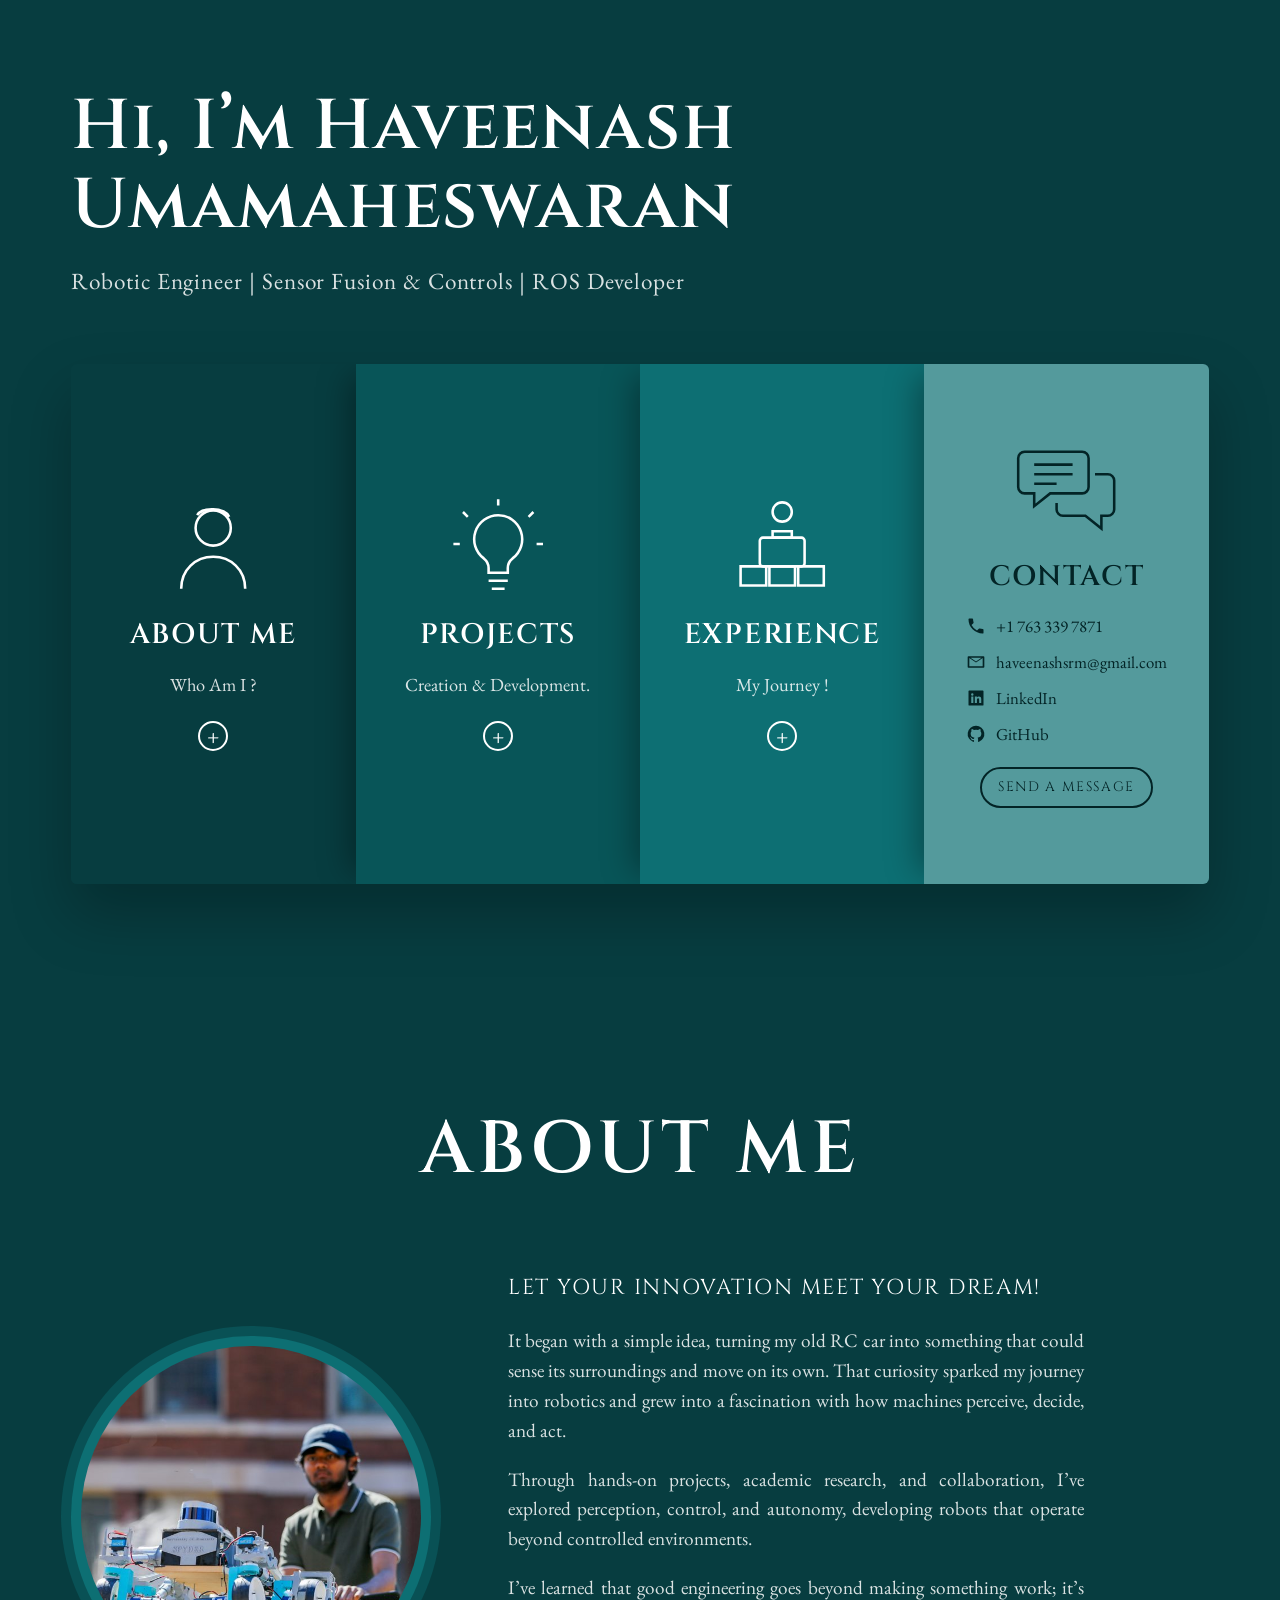
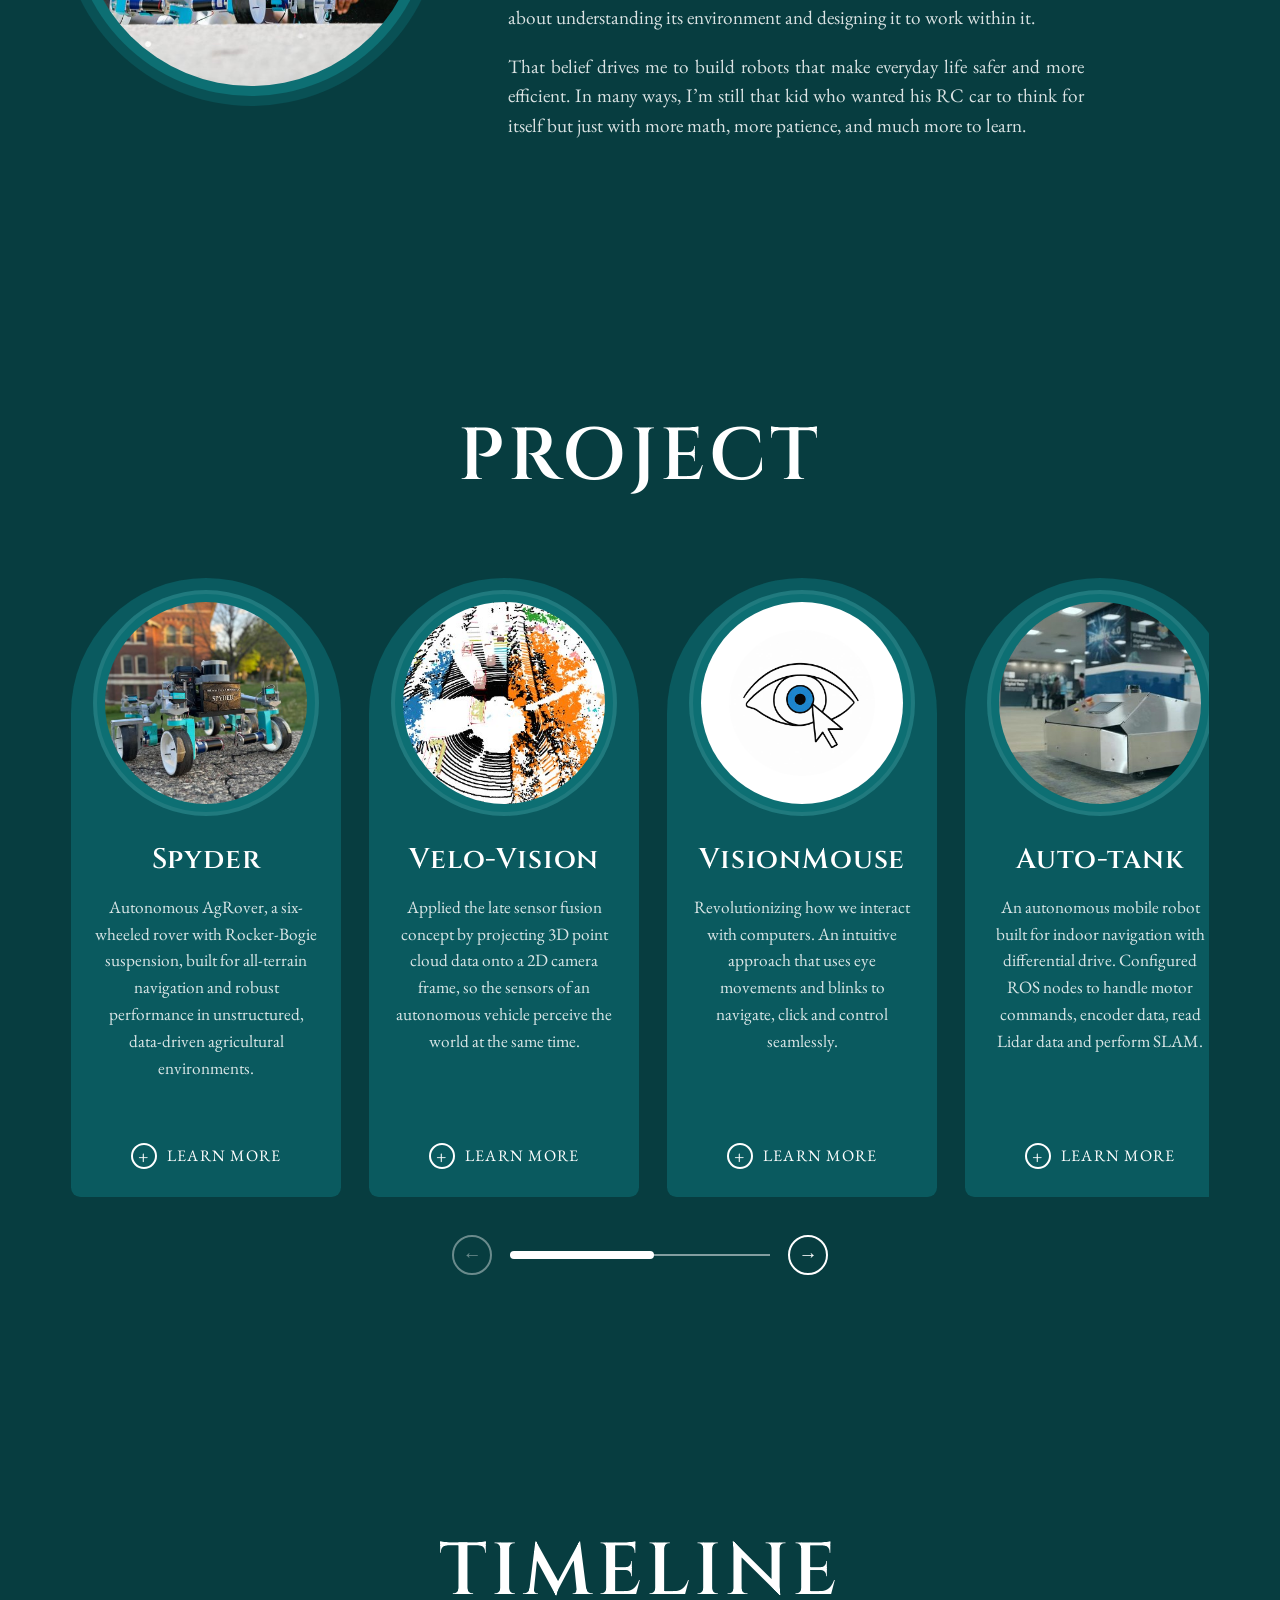
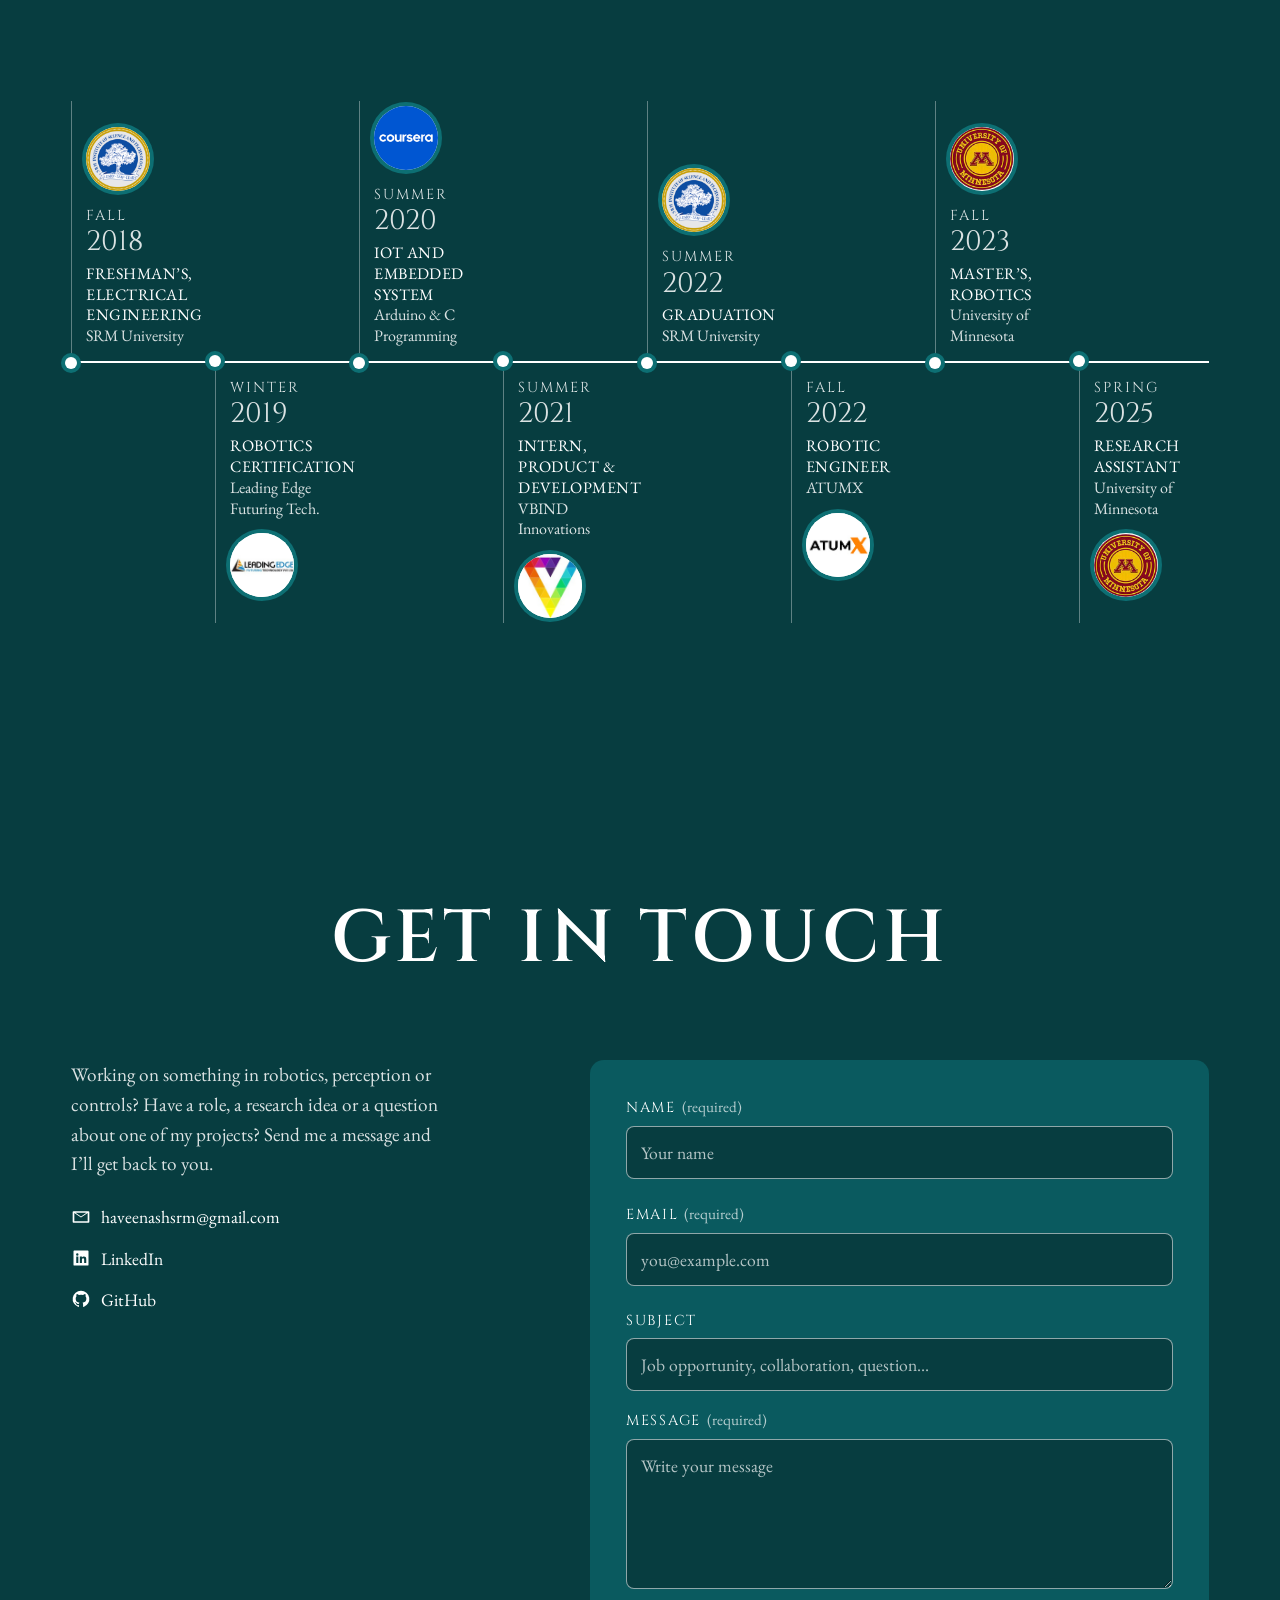
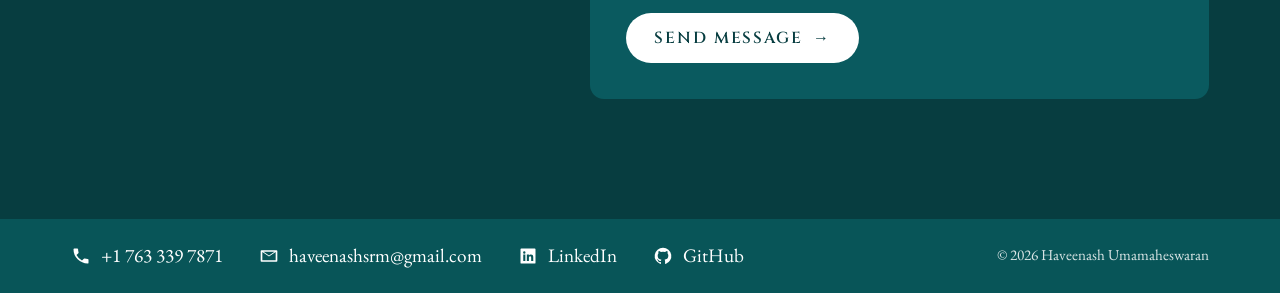
<file: index.html>
<!doctype html>
<html lang="en">
<head>
<meta charset="utf-8">
<meta name="viewport" content="width=device-width, initial-scale=1, viewport-fit=cover">
<title>Haveenash Umamaheswaran</title>
<meta name="description" content="Haveenash Umamaheswaran: robotic engineer working on sensor fusion, controls and ROS.">
<link rel="preconnect" href="https://fonts.googleapis.com">
<link rel="preconnect" href="https://fonts.gstatic.com" crossorigin>
<link rel="stylesheet" href="https://fonts.googleapis.com/css2?family=Cinzel:wght@500;600;700&family=EB+Garamond:ital,wght@0,400;0,500;0,600;1,400&display=swap">
<style>
  /* Palette taken from the portfolio deck: four teal steps on a deep teal ground. */
  :root {
    color-scheme: dark;
    --teal-900: #073D40;   /* page ground, About panel */
    --teal-800: #085558;   /* Projects panel, contact bar */
    --teal-700: #0D6F73;   /* Experience panel, image rings */
    --teal-400: #549A9C;   /* Contact panel */
    --ink: #FFFFFF;
    --ink-soft: rgba(255,255,255,.85);   /* ≥4.7:1 on every teal surface */
    --ink-muted: rgba(255,255,255,.7);   /* small labels, ≥4.5:1 on cards */
    --ink-faint: rgba(255,255,255,.35);  /* decorative lines only, never text */
    --ink-on-light: #032426;             /* text on the light Contact panel, 5:1 */
    --card: rgba(13,111,115,.6);
    --display: "Cinzel", "Trajan Pro", "Times New Roman", serif;
    --body: "EB Garamond", Garamond, "Times New Roman", serif;
    --gutter: clamp(16px, 4vw, 56px);
    --max: 1240px;
  }
  * { box-sizing: border-box; }
  html { scroll-behavior: smooth; }
  html, body { overflow-x: clip; }   /* safety net against sideways page scroll */
  body {
    margin: 0;
    background: var(--teal-900);
    color: var(--ink);
    font-family: var(--body);
    font-size: 1.2rem;
    line-height: 1.55;
    -webkit-font-smoothing: antialiased;
  }
  img { max-width: 100%; display: block; }
  a { color: inherit; }
  a:focus-visible, button:focus-visible { outline: 2px solid currentColor; outline-offset: 3px; }
  .wrap { max-width: var(--max); margin: 0 auto; padding-inline: var(--gutter); }
  h1, h2, h3 { font-family: var(--display); font-weight: 600; text-wrap: balance; margin: 0; }
  .section-title {
    font-size: clamp(2.4rem, 6vw, 4.6rem);
    letter-spacing: .06em;
    text-transform: uppercase;
    text-align: center;
  }
  section { padding-block: clamp(64px, 10vw, 120px); }

  /* ---------- Hero ---------- */
  .hero { padding-block: clamp(40px, 7vw, 88px) clamp(48px, 7vw, 96px); }
  .hero h1 {
    font-size: clamp(2.2rem, 5.6vw, 4.4rem);
    line-height: 1.12;
    letter-spacing: .02em;
  }
  .hero .tagline {
    margin: 18px 0 0;
    font-size: clamp(1.1rem, 2vw, 1.45rem);
    color: var(--ink-soft);
    letter-spacing: .04em;
  }
  .panels {
    margin-top: clamp(36px, 5vw, 64px);
    display: flex;
    gap: 0;
    height: clamp(380px, 46vw, 520px);
    border-radius: 6px;
    overflow: hidden;
    box-shadow: 0 30px 60px rgba(0,0,0,.25);
  }
  .panel {
    --bg: var(--teal-900);
    flex: 1 1 0;
    background: var(--bg);
    display: flex;
    flex-direction: column;
    align-items: center;
    justify-content: center;
    gap: 14px;
    padding: 28px 18px;
    text-align: center;
    text-decoration: none;
    transition: flex-grow .5s cubic-bezier(.2,.7,.2,1);
    position: relative;
    box-shadow: -18px 0 30px -12px rgba(0,0,0,.35);
  }
  .panel:first-child { box-shadow: none; }
  .panel:hover, .panel:focus-visible { flex-grow: 1.6; }
  .panel:nth-child(1) { --bg: var(--teal-900); }
  .panel:nth-child(2) { --bg: var(--teal-800); }
  .panel:nth-child(3) { --bg: var(--teal-700); }
  .panel:nth-child(4) { --bg: var(--teal-400); color: var(--ink-on-light); }
  .panel svg.icon { width: clamp(64px, 8vw, 104px); height: auto; stroke: currentColor; fill: none; stroke-width: 1.6; }
  .panel h2 { font-size: clamp(1.25rem, 2.2vw, 1.9rem); letter-spacing: .06em; }
  .panel p { margin: 0; color: var(--ink-soft); font-size: 1.15rem; }
  .plus {
    width: 30px; height: 30px; border-radius: 50%;
    border: 2px solid var(--ink);
    display: grid; place-items: center;
    font-family: var(--body); font-size: 1.3rem; line-height: 1;
    margin-top: 8px;
    transition: transform .3s;
  }
  .panel:hover .plus { transform: rotate(90deg); }
  .panel .contact-list {
    list-style: none; margin: 0; padding: 0;
    display: grid; gap: 10px; text-align: left; font-size: 1.05rem;
  }
  .contact-list li { display: flex; align-items: center; gap: 10px; }
  .contact-list svg { width: 20px; height: 20px; flex: none; fill: currentColor; }
  .contact-list a { text-decoration: none; }
  .contact-list a:hover { text-decoration: underline; }

  /* ---------- About ---------- */
  .about-grid {
    margin-top: clamp(36px, 5vw, 64px);
    display: grid;
    grid-template-columns: minmax(0, 360px) minmax(0, 1fr);
    gap: clamp(32px, 6vw, 80px);
    align-items: center;
  }
  .portrait {
    aspect-ratio: 1;
    border-radius: 50%;
    padding: 10px;
    background: var(--teal-700);
    box-shadow: 0 0 0 10px rgba(13,111,115,.4);
    max-width: 100%;
  }
  .portrait img { width: 100%; height: 100%; object-fit: cover; object-position: 62% 40%; border-radius: 50%; }
  .motto {
    font-family: var(--display);
    font-size: clamp(1.05rem, 1.8vw, 1.35rem);
    letter-spacing: .08em;
    margin: 0 0 16px;
  }
  .about-copy p { margin: 0 0 1em; max-width: 64ch; color: var(--ink-soft); text-align: justify; hyphens: auto; -webkit-hyphens: auto; }
  .about-copy p.motto { text-align: left; }
  .about-copy p:first-of-type { color: var(--ink); }

  /* ---------- Projects ---------- */
  .carousel { position: relative; margin-top: clamp(36px, 5vw, 64px); }
  .track {
    position: relative;   /* keeps absolutely positioned children (screen-reader labels) inside the scroller */
    display: grid;
    grid-auto-flow: column;
    grid-auto-columns: minmax(270px, calc((100% - 2 * 28px) / 3));
    gap: 28px;
    overflow-x: auto;
    scroll-snap-type: x mandatory;
    scrollbar-width: none;
    padding-bottom: 6px;
  }
  .track::-webkit-scrollbar { display: none; }
  .project {
    scroll-snap-align: start;
    background: var(--card);
    border-radius: 200px 200px 14px 14px;
    padding: 12px 22px 28px;
    display: flex; flex-direction: column; align-items: center;
    text-align: center;
  }
  .rings {
    flex: none;
    width: 100%;
    aspect-ratio: 1;
    border-radius: 50%;
    padding: 12px;
    background: var(--teal-700);
    box-shadow: inset 0 0 0 4px rgba(255,255,255,.08);
  }
  .rings img { width: 100%; height: 100%; aspect-ratio: 1; object-fit: cover; border-radius: 50%; background: #fff; }
  .rings img.contain { object-fit: contain; padding: 14%; }
  .project h3 { margin-top: 22px; font-size: clamp(1.4rem, 2.2vw, 1.85rem); letter-spacing: .03em; }
  .project p { margin: 12px 0 0; font-size: 1.08rem; color: var(--ink-soft); flex: 1; }
  .project .more {
    margin-top: 18px;
    display: inline-flex; align-items: center; gap: 10px;
    font-size: 1rem; letter-spacing: .08em; text-transform: uppercase;
    text-decoration: none;
  }
  .project .more:hover .plus { transform: rotate(90deg); }
  .project .more .plus { margin: 0; width: 26px; height: 26px; font-size: 1.1rem; }
  .project .no-link { margin-top: 18px; font-size: 1rem; color: var(--ink-muted); letter-spacing: .08em; text-transform: uppercase; }
  .carousel-nav {
    margin-top: 32px;
    display: flex; align-items: center; justify-content: center; gap: 18px;
  }
  .carousel-nav button {
    width: 40px; height: 40px; border-radius: 50%;
    border: 2px solid var(--ink); background: transparent; color: var(--ink);
    font-size: 1.2rem; cursor: pointer; display: grid; place-items: center;
  }
  .carousel-nav button:disabled { opacity: .4; cursor: default; }
  .progress { width: min(260px, 50vw); height: 2px; background: rgba(255,255,255,.5); position: relative; }
  .progress span { position: absolute; top: -3px; height: 8px; width: 25%; background: var(--ink); border-radius: 4px; left: 0; transition: left .2s; }

  /* ---------- Timeline ---------- */
  .timeline {
    margin-top: clamp(40px, 6vw, 72px);
    display: grid;
    grid-template-columns: repeat(8, minmax(0, 1fr));
    grid-template-rows: auto 2px auto;
    column-gap: 14px;
  }
  .timeline::before {
    content: "";
    grid-column: 1 / -1; grid-row: 2;
    background: var(--ink);
  }
  .event {
    grid-row: 1;
    display: flex; flex-direction: column; justify-content: flex-end;
    padding-bottom: 14px;
    border-left: 1px solid var(--ink-faint);
    padding-left: 14px;
    position: relative;
    min-height: 260px;
  }
  .event:nth-child(even) { grid-row: 3; justify-content: flex-start; padding-top: 14px; padding-bottom: 0; }
  .event:nth-child(1){grid-column:1} .event:nth-child(2){grid-column:2} .event:nth-child(3){grid-column:3} .event:nth-child(4){grid-column:4}
  .event:nth-child(5){grid-column:5} .event:nth-child(6){grid-column:6} .event:nth-child(7){grid-column:7} .event:nth-child(8){grid-column:8}
  .event::after {
    content: ""; position: absolute; left: -7px;
    width: 12px; height: 12px; border-radius: 50%;
    background: var(--ink); box-shadow: 0 0 0 4px var(--teal-700);
    bottom: -8px;
  }
  .event:nth-child(even)::after { bottom: auto; top: -8px; }
  .logo {
    width: 64px; height: 64px; border-radius: 50%;
    background: #fff; overflow: hidden;
    display: grid; place-items: center;
    margin-bottom: 14px;
    box-shadow: 0 0 0 4px var(--teal-700);
  }
  .event:nth-child(even) .logo { order: 9; margin: 14px 0 0; }
  .logo img { width: 100%; height: 100%; object-fit: contain; }
  .season { font-family: var(--display); font-size: .9rem; letter-spacing: .14em; color: var(--ink-soft); }
  .year { font-family: var(--display); font-size: 1.75rem; line-height: 1.1; color: var(--ink-soft); }
  .role { margin-top: 6px; font-size: 1rem; line-height: 1.3; text-transform: uppercase; letter-spacing: .03em; }
  .org { font-size: 1rem; color: var(--ink-soft); line-height: 1.3; }

  /* ---------- Message form ---------- */
  .contact-grid {
    margin-top: clamp(36px, 5vw, 64px);
    display: grid;
    grid-template-columns: minmax(0, 1fr) minmax(0, 1.4fr);
    gap: clamp(32px, 6vw, 80px);
    align-items: start;
  }
  .contact-intro p { margin: 0 0 1em; max-width: 42ch; color: var(--ink-soft); }
  .contact-intro .contact-list { list-style: none; padding: 0; display: grid; margin: 24px 0 0; font-size: 1.1rem; gap: 14px; }
  .form {
    background: var(--card);
    border-radius: 14px;
    padding: clamp(22px, 3vw, 36px);
    display: grid;
    gap: 18px;
  }
  .field { display: grid; gap: 6px; }
  .field label { font-family: var(--display); font-size: .9rem; letter-spacing: .12em; }
  .field .req { color: var(--ink-muted); font-family: var(--body); letter-spacing: 0; font-size: .95rem; }
  .field input, .field textarea {
    font: inherit; font-size: 1.1rem;
    color: var(--ink);
    background: var(--teal-900);
    border: 1px solid rgba(255,255,255,.55);   /* 3:1+ against the card, so the box edge is visible */
    border-radius: 8px;
    padding: 12px 14px;
    width: 100%;
  }
  .field textarea { min-height: 150px; resize: vertical; }
  .field input::placeholder, .field textarea::placeholder { color: var(--ink-muted); }
  .field input:focus-visible, .field textarea:focus-visible { outline: 2px solid var(--ink); outline-offset: 2px; border-color: var(--ink); }
  .field input[aria-invalid="true"], .field textarea[aria-invalid="true"] { border-width: 2px; border-style: dashed; }
  .field .err { font-size: 1rem; min-height: 0; }
  .field .err:not(:empty)::before { content: "⚠ "; }
  .sr-only { position: absolute; width: 1px; height: 1px; overflow: hidden; clip: rect(0 0 0 0); white-space: nowrap; }
  .hp { position: absolute; left: -9999px; width: 1px; height: 1px; overflow: hidden; }
  .form-foot { display: flex; flex-wrap: wrap; align-items: center; gap: 14px 20px; }
  .send {
    font-family: var(--display); font-weight: 600; font-size: 1rem; letter-spacing: .12em;
    color: var(--teal-900); background: var(--ink);
    border: 0; border-radius: 999px; padding: 14px 28px; cursor: pointer;
    display: inline-flex; align-items: center; gap: 10px;
  }
  .send:hover { background: #E4F1F1; }
  .send:disabled { opacity: .6; cursor: progress; }
  .status { margin: 0; font-size: 1.05rem; }
  .status[data-kind="ok"]::before { content: "✓ "; }
  .status[data-kind="error"]::before { content: "⚠ "; }
  .panel .cta {
    margin-top: 6px; font-family: var(--display); font-size: .85rem; letter-spacing: .12em;
    border: 2px solid currentColor; border-radius: 999px; padding: 8px 16px; text-decoration: none;
  }
  .panel .cta:hover { background: var(--ink-on-light); color: var(--teal-400); }

  /* ---------- Contact bar ---------- */
  footer { background: var(--teal-800); padding-block: 22px calc(22px + env(safe-area-inset-bottom, 0px)); }
  footer .wrap {
    display: flex; flex-wrap: wrap; align-items: center; justify-content: space-between; gap: 14px 32px;
  }
  footer .contact-list { display: flex; flex-wrap: wrap; gap: 14px 36px; list-style: none; margin: 0; padding: 0; }
  footer small { color: var(--ink-soft); font-size: .95rem; }

  /* ---------- Small screens ---------- */
  @media (max-width: 860px) {
    .panels { flex-wrap: wrap; height: auto; }
    .panel { flex: 1 1 50%; min-height: 240px; box-shadow: none; }
    .panel:hover { flex-grow: 1; }
    .about-grid { grid-template-columns: 1fr; justify-items: center; }
    .contact-grid { grid-template-columns: 1fr; }
    .portrait { width: min(300px, 80%); }
    .track { grid-auto-columns: 82%; }
    .timeline { grid-template-columns: 2px 1fr; grid-template-rows: none; column-gap: 0; row-gap: 26px; }
    .timeline::before { grid-column: 1; grid-row: 1 / span 8; }
    .timeline .event {
      grid-column: 2; grid-row: auto;
      min-height: 0; border-left: 0; padding: 0 0 0 26px;
      display: grid; grid-template-columns: 56px minmax(0, 1fr); column-gap: 16px; align-items: start;
    }
    .timeline .event > span { grid-column: 2; }
    .timeline .event::after { left: -7px; top: 26px; bottom: auto; }
    .timeline .event .logo { order: 0; margin: 0; width: 56px; height: 56px; grid-row: 1 / span 4; }
  }
  @media (max-width: 480px) {
    .panel { flex-basis: 100%; min-height: 200px; }
  }
  @media (prefers-reduced-motion: reduce) {
    html { scroll-behavior: auto; }
    .panel, .plus, .progress span { transition: none; }
  }
</style>
</head>
<body>

<!-- Inline icon set (white line icons, matching the deck) -->
<svg width="0" height="0" style="position:absolute" aria-hidden="true">
  <symbol id="i-phone" viewBox="0 0 24 24"><path d="M6.6 10.8a15.1 15.1 0 0 0 6.6 6.6l2.2-2.2a1 1 0 0 1 1-.25 11.4 11.4 0 0 0 3.6.57 1 1 0 0 1 1 1V20a1 1 0 0 1-1 1A17 17 0 0 1 3 4a1 1 0 0 1 1-1h3.5a1 1 0 0 1 1 1c0 1.25.2 2.45.57 3.57a1 1 0 0 1-.25 1z"/></symbol>
  <symbol id="i-mail" viewBox="0 0 24 24"><path d="M3 5h18a1 1 0 0 1 1 1v12a1 1 0 0 1-1 1H3a1 1 0 0 1-1-1V6a1 1 0 0 1 1-1zm1 2.2V17h16V7.2l-8 5.3zM5.4 7 12 11.4 18.6 7z"/></symbol>
  <symbol id="i-linkedin" viewBox="0 0 24 24"><path d="M4 3h16a1 1 0 0 1 1 1v16a1 1 0 0 1-1 1H4a1 1 0 0 1-1-1V4a1 1 0 0 1 1-1zm2.3 7.3V18h2.5v-7.7zm1.25-3.9a1.45 1.45 0 1 0 0 2.9 1.45 1.45 0 0 0 0-2.9zM10.6 10.3V18h2.5v-3.8c0-1 .2-2 1.45-2s1.25 1.15 1.25 2.05V18h2.5v-4.3c0-2.1-.45-3.6-2.9-3.6a2.5 2.5 0 0 0-2.3 1.25v-1.05z"/></symbol>
  <symbol id="i-github" viewBox="0 0 24 24"><path d="M12 2a10 10 0 0 0-3.16 19.49c.5.09.68-.22.68-.48v-1.7c-2.78.6-3.37-1.34-3.37-1.34-.45-1.15-1.11-1.46-1.11-1.46-.9-.62.07-.6.07-.6 1 .07 1.53 1.03 1.53 1.03.9 1.52 2.34 1.08 2.91.83.09-.65.35-1.08.63-1.33-2.22-.25-4.55-1.11-4.55-4.94 0-1.1.39-1.99 1.03-2.69-.1-.25-.45-1.27.1-2.64 0 0 .84-.27 2.75 1.02a9.6 9.6 0 0 1 5 0c1.91-1.3 2.75-1.02 2.75-1.02.55 1.37.2 2.39.1 2.64.64.7 1.03 1.6 1.03 2.69 0 3.84-2.34 4.68-4.57 4.93.36.31.68.92.68 1.85V21c0 .27.18.58.69.48A10 10 0 0 0 12 2z"/></symbol>
</svg>

<header class="hero">
  <div class="wrap">
    <h1>Hi, I’m Haveenash Umamaheswaran</h1>
    <p class="tagline">Robotic Engineer | Sensor Fusion &amp; Controls | ROS Developer</p>

    <nav class="panels" aria-label="Sections">
      <a class="panel" href="#about">
        <svg class="icon" viewBox="0 0 64 64" aria-hidden="true"><circle cx="32" cy="20" r="11"/><path d="M12 58c0-12 9-20 20-20s20 8 20 20"/><path d="M22 12c3-5 17-5 20 1"/></svg>
        <h2>ABOUT ME</h2>
        <p>Who Am I ?</p>
        <span class="plus" aria-hidden="true">+</span>
      </a>
      <a class="panel" href="#projects">
        <svg class="icon" viewBox="0 0 64 64" aria-hidden="true"><path d="M32 12a15 15 0 0 0-9 27c2 1.6 3 3.6 3 6v3h12v-3c0-2.4 1-4.4 3-6a15 15 0 0 0-9-27z"/><path d="M26 53h12M28 58h8"/><path d="M32 2v4M10 10l3 3M54 10l-3 3M4 30h4M56 30h4"/></svg>
        <h2>PROJECTS</h2>
        <p>Creation &amp; Development.</p>
        <span class="plus" aria-hidden="true">+</span>
      </a>
      <a class="panel" href="#experience">
        <svg class="icon" viewBox="0 0 64 64" aria-hidden="true"><circle cx="32" cy="10" r="6"/><path d="M26 22h12v4H26z"/><rect x="18" y="26" width="28" height="18" rx="2"/><path d="M6 44h16v12H6zM42 44h16v12H42zM24 44h16v12H24z"/></svg>
        <h2>EXPERIENCE</h2>
        <p>My Journey !</p>
        <span class="plus" aria-hidden="true">+</span>
      </a>
      <div class="panel" id="contact-panel">
        <svg class="icon" viewBox="0 0 64 64" aria-hidden="true"><path d="M6 8h36a4 4 0 0 1 4 4v18a4 4 0 0 1-4 4H22l-10 8v-8H6a4 4 0 0 1-4-4V12a4 4 0 0 1 4-4z"/><path d="M50 22h8a4 4 0 0 1 4 4v18a4 4 0 0 1-4 4h-4v8l-10-8H30a4 4 0 0 1-4-4v-4"/><path d="M12 16h24M12 22h24M12 28h14"/></svg>
        <h2>CONTACT</h2>
        <ul class="contact-list">
          <li><svg aria-hidden="true"><use href="#i-phone"/></svg><a data-goatcounter-click="link-phone" href="tel:+17633397871">+1 763 339 7871</a></li>
          <li><svg aria-hidden="true"><use href="#i-mail"/></svg><a data-goatcounter-click="link-email" href="mailto:haveenashsrm@gmail.com">haveenashsrm@gmail.com</a></li>
          <li><svg aria-hidden="true"><use href="#i-linkedin"/></svg><a data-goatcounter-click="link-linkedin" href="https://www.linkedin.com/in/haveenash-umamaheswaran/" target="_blank" rel="noopener">LinkedIn</a></li>
          <li><svg aria-hidden="true"><use href="#i-github"/></svg><a data-goatcounter-click="link-github" href="https://github.com/Havee005" target="_blank" rel="noopener">GitHub</a></li>
        </ul>
        <a class="cta" href="#message">SEND A MESSAGE</a>
      </div>
    </nav>
  </div>
</header>

<main>
  <section id="about">
    <div class="wrap">
      <h2 class="section-title">About Me</h2>
      <div class="about-grid">
        <div class="portrait"><img src="assets/img/profile.jpg" alt="Haveenash with a group of mobile robots outside a university building" width="900" height="600"></div>
        <div class="about-copy">
          <p class="motto">LET YOUR INNOVATION MEET YOUR DREAM!</p>
          <p>It began with a simple idea, turning my old RC car into something that could sense its surroundings and move on its own. That curiosity sparked my journey into robotics and grew into a fascination with how machines perceive, decide, and act.</p>
          <p>Through hands-on projects, academic research, and collaboration, I’ve explored perception, control, and autonomy, developing robots that operate beyond controlled environments.</p>
          <p>I’ve learned that good engineering goes beyond making something work; it’s about understanding its environment and designing it to work within it.</p>
          <p>That belief drives me to build robots that make everyday life safer and more efficient. In many ways, I’m still that kid who wanted his RC car to think for itself but just with more math, more patience, and much more to learn.</p>
        </div>
      </div>
    </div>
  </section>

  <section id="projects">
    <div class="wrap">
      <h2 class="section-title">Project</h2>
      <div class="carousel">
        <div class="track" id="track" tabindex="0" aria-label="Projects, scroll sideways for more">
          <article class="project">
            <div class="rings"><img src="assets/img/spyder.jpg" alt="Spyder six-wheeled rover on pavement" loading="lazy"></div>
            <h3>Spyder</h3>
            <p>Autonomous AgRover, a six-wheeled rover with Rocker-Bogie suspension, built for all-terrain navigation and robust performance in unstructured, data-driven agricultural environments.</p>
            <a data-goatcounter-click="details-spyder" class="more" href="projects/spyder/"><span class="plus" aria-hidden="true">+</span>Learn more<span class="sr-only"> about Spyder</span></a>
          </article>
          <article class="project">
            <div class="rings"><img src="assets/img/velo-vision.jpg" alt="Lidar point cloud projected onto a camera image" loading="lazy"></div>
            <h3>Velo-Vision</h3>
            <p>Applied the late sensor fusion concept by projecting 3D point cloud data onto a 2D camera frame, so the sensors of an autonomous vehicle perceive the world at the same time.</p>
            <a data-goatcounter-click="details-velo-vision" class="more" href="projects/velo-vision/"><span class="plus" aria-hidden="true">+</span>Learn more<span class="sr-only"> about Velo-Vision</span></a>
          </article>
          <article class="project">
            <div class="rings"><img class="contain" src="assets/img/visionmouse.jpg" alt="Eye with a mouse cursor icon" loading="lazy"></div>
            <h3>VisionMouse</h3>
            <p>Revolutionizing how we interact with computers. An intuitive approach that uses eye movements and blinks to navigate, click and control seamlessly.</p>
            <a data-goatcounter-click="details-visionmouse" class="more" href="projects/visionmouse/"><span class="plus" aria-hidden="true">+</span>Learn more<span class="sr-only"> about VisionMouse</span></a>
          </article>
          <article class="project">
            <div class="rings"><img src="assets/img/auto-tank.jpg" alt="Auto-tank mobile robot in an indoor hall" loading="lazy"></div>
            <h3>Auto-tank</h3>
            <p>An autonomous mobile robot built for indoor navigation with differential drive. Configured ROS nodes to handle motor commands, encoder data, read Lidar data and perform SLAM.</p>
            <a data-goatcounter-click="details-auto-tank" class="more" href="projects/auto-tank/"><span class="plus" aria-hidden="true">+</span>Learn more<span class="sr-only"> about Auto-tank</span></a>
          </article>
          <article class="project">
            <div class="rings"><img src="assets/img/flexible-manipulator.jpg" alt="Segmented continuum robot arm" loading="lazy"></div>
            <h3>Flexible Manipulator</h3>
            <p>The Continuum Robot mimics the bending motion of biological creatures like octopus tentacles and elephant trunks. Its flexibility makes it ideal for minimally invasive surgery and fruit picking tasks.</p>
            <a data-goatcounter-click="details-flexible-manipulator" class="more" href="projects/flexible-manipulator/"><span class="plus" aria-hidden="true">+</span>Learn more<span class="sr-only"> about Flexible Manipulator</span></a>
          </article>
          <article class="project">
            <div class="rings"><img src="assets/img/electric-cycle.jpg" alt="Bicycle converted to an electric bike" loading="lazy"></div>
            <h3>Electric Cycle</h3>
            <p>With rising fuel costs, we built an affordable, efficient and eco-friendly e-bike tailored for delivery workers. Modified from a regular bicycle, it offers a 60 km range on a full charge and reaches speeds up to 35 km/h.</p>
            <a data-goatcounter-click="details-electric-cycle" class="more" href="projects/electric-cycle/"><span class="plus" aria-hidden="true">+</span>Learn more<span class="sr-only"> about Electric Cycle</span></a>
          </article>
          <article class="project">
            <div class="rings"><img src="assets/img/wall-cutting-robot.jpg" alt="Team presenting the wall cutting robot at an exhibition" loading="lazy"></div>
            <h3>Wall Cutting Robot</h3>
            <p>This wall-cutting robot operates via smartphone within a 20-meter range, efficiently carving spaces for electrical and plumbing lines. Automating the task minimizes dust exposure and health risks for workers.</p>
            <a data-goatcounter-click="details-wall-cutting-robot" class="more" href="projects/wall-cutting-robot/"><span class="plus" aria-hidden="true">+</span>Learn more<span class="sr-only"> about Wall Cutting Robot</span></a>
          </article>
        </div>
        <div class="carousel-nav">
          <button type="button" id="prev" aria-label="Previous projects">&#8592;</button>
          <div class="progress" aria-hidden="true"><span id="bar"></span></div>
          <button type="button" id="next" aria-label="Next projects">&#8594;</button>
        </div>
      </div>
    </div>
  </section>

  <section id="experience">
    <div class="wrap">
      <h2 class="section-title">Timeline</h2>
      <ol class="timeline" style="list-style:none;padding:0">
        <li class="event">
          <div class="logo"><img src="assets/img/logo-srm.png" alt="SRM University logo" ></div>
          <span class="season">FALL</span><span class="year">2018</span>
          <span class="role">Freshman’s, Electrical Engineering</span><span class="org">SRM University</span>
        </li>
        <li class="event">
          <div class="logo"><img src="assets/img/logo-leading-edge.png" alt="Leading Edge Futuring Technology logo" ></div>
          <span class="season">WINTER</span><span class="year">2019</span>
          <span class="role">Robotics Certification</span><span class="org">Leading Edge Futuring Tech.</span>
        </li>
        <li class="event">
          <div class="logo"><img src="assets/img/logo-coursera.png" alt="Coursera logo" ></div>
          <span class="season">SUMMER</span><span class="year">2020</span>
          <span class="role">IoT and Embedded System</span><span class="org">Arduino &amp; C Programming</span>
        </li>
        <li class="event">
          <div class="logo"><img src="assets/img/logo-vbind.png" alt="VBIND Innovations logo" ></div>
          <span class="season">SUMMER</span><span class="year">2021</span>
          <span class="role">Intern, Product &amp; Development</span><span class="org">VBIND Innovations</span>
        </li>
        <li class="event">
          <div class="logo"><img src="assets/img/logo-srm.png" alt="SRM University logo" ></div>
          <span class="season">SUMMER</span><span class="year">2022</span>
          <span class="role">Graduation</span><span class="org">SRM University</span>
        </li>
        <li class="event">
          <div class="logo"><img src="assets/img/logo-atumx.png" alt="ATUMX logo" ></div>
          <span class="season">FALL</span><span class="year">2022</span>
          <span class="role">Robotic Engineer</span><span class="org">ATUMX</span>
        </li>
        <li class="event">
          <div class="logo"><img src="assets/img/logo-umn.png" alt="University of Minnesota logo" ></div>
          <span class="season">FALL</span><span class="year">2023</span>
          <span class="role">Master’s, Robotics</span><span class="org">University of Minnesota</span>
        </li>
        <li class="event">
          <div class="logo"><img src="assets/img/logo-umn.png" alt="University of Minnesota logo" ></div>
          <span class="season">SPRING</span><span class="year">2025</span>
          <span class="role">Research Assistant</span><span class="org">University of Minnesota</span>
        </li>
      </ol>
    </div>
  </section>
  <section id="message">
    <div class="wrap">
      <h2 class="section-title">Get in Touch</h2>
      <div class="contact-grid">
        <div class="contact-intro">
          <p>Working on something in robotics, perception or controls? Have a role, a research idea or a question about one of my projects? Send me a message and I’ll get back to you.</p>
          <ul class="contact-list">
            <li><svg aria-hidden="true"><use href="#i-mail"/></svg><a data-goatcounter-click="link-email" href="mailto:haveenashsrm@gmail.com">haveenashsrm@gmail.com</a></li>
            <li><svg aria-hidden="true"><use href="#i-linkedin"/></svg><a data-goatcounter-click="link-linkedin" href="https://www.linkedin.com/in/haveenash-umamaheswaran/" target="_blank" rel="noopener">LinkedIn</a></li>
            <li><svg aria-hidden="true"><use href="#i-github"/></svg><a data-goatcounter-click="link-github" href="https://github.com/Havee005" target="_blank" rel="noopener">GitHub</a></li>
          </ul>
        </div>

        <!-- Formspree form: messages are forwarded to the owner's inbox -->
        <form class="form" id="contact-form" action="https://formspree.io/f/xqpagoqw" method="POST" novalidate>
          <div class="field">
            <label for="cf-name">NAME <span class="req">(required)</span></label>
            <input id="cf-name" name="name" type="text" autocomplete="name" required aria-describedby="cf-name-err" placeholder="Your name">
            <span class="err" id="cf-name-err" aria-live="polite"></span>
          </div>
          <div class="field">
            <label for="cf-email">EMAIL <span class="req">(required)</span></label>
            <input id="cf-email" name="email" type="email" autocomplete="email" required aria-describedby="cf-email-err" placeholder="you@example.com">
            <span class="err" id="cf-email-err" aria-live="polite"></span>
          </div>
          <div class="field">
            <label for="cf-subject">SUBJECT</label>
            <input id="cf-subject" name="subject" type="text" placeholder="Job opportunity, collaboration, question…">
          </div>
          <div class="field">
            <label for="cf-message">MESSAGE <span class="req">(required)</span></label>
            <textarea id="cf-message" name="message" required aria-describedby="cf-message-err" placeholder="Write your message"></textarea>
            <span class="err" id="cf-message-err" aria-live="polite"></span>
          </div>
          <!-- Spam trap: real visitors never see or fill this -->
          <div class="hp" aria-hidden="true"><label for="cf-gotcha">Leave empty</label><input id="cf-gotcha" type="text" name="_gotcha" tabindex="-1" autocomplete="off"></div>
          <input type="hidden" name="_subject" value="New message from your portfolio site">
          <div class="form-foot">
            <button class="send" type="submit" id="cf-send">SEND MESSAGE <span aria-hidden="true">&#8594;</span></button>
            <p class="status" id="cf-status" role="status" aria-live="polite"></p>
          </div>
        </form>
      </div>
    </div>
  </section>
</main>

<footer id="contact">
  <div class="wrap">
    <ul class="contact-list">
      <li><svg aria-hidden="true"><use href="#i-phone"/></svg><a data-goatcounter-click="link-phone" href="tel:+17633397871">+1 763 339 7871</a></li>
      <li><svg aria-hidden="true"><use href="#i-mail"/></svg><a data-goatcounter-click="link-email" href="mailto:haveenashsrm@gmail.com">haveenashsrm@gmail.com</a></li>
      <li><svg aria-hidden="true"><use href="#i-linkedin"/></svg><a data-goatcounter-click="link-linkedin" href="https://www.linkedin.com/in/haveenash-umamaheswaran/" target="_blank" rel="noopener">LinkedIn</a></li>
      <li><svg aria-hidden="true"><use href="#i-github"/></svg><a data-goatcounter-click="link-github" href="https://github.com/Havee005" target="_blank" rel="noopener">GitHub</a></li>
    </ul>
    <small>© <span id="yr">2026</span> Haveenash Umamaheswaran</small>
  </div>
</footer>

<script>
  (function () {
    var track = document.getElementById('track');
    var prev = document.getElementById('prev');
    var next = document.getElementById('next');
    var bar = document.getElementById('bar');
    function step() {
      var card = track.querySelector('.project');
      return card ? card.getBoundingClientRect().width + 28 : track.clientWidth;
    }
    function update() {
      var max = track.scrollWidth - track.clientWidth;
      var ratio = max > 0 ? track.scrollLeft / max : 0;
      var visible = max > 0 ? track.clientWidth / track.scrollWidth : 1;
      bar.style.width = (visible * 100) + '%';
      bar.style.left = (ratio * (100 - visible * 100)) + '%';
      prev.disabled = track.scrollLeft <= 2;
      next.disabled = track.scrollLeft >= max - 2;
    }
    prev.addEventListener('click', function () { track.scrollBy({ left: -step(), behavior: 'smooth' }); });
    next.addEventListener('click', function () { track.scrollBy({ left: step(), behavior: 'smooth' }); });
    track.addEventListener('scroll', update, { passive: true });
    window.addEventListener('resize', update);
    update();
    document.getElementById('yr').textContent = new Date().getFullYear();
  })();
  (function () {
    var form = document.getElementById('contact-form');
    var send = document.getElementById('cf-send');
    var status = document.getElementById('cf-status');
    var checks = [
      ['cf-name', function (v) { return v.trim() ? '' : 'Please enter your name.'; }],
      ['cf-email', function (v) { return /^[^\s@]+@[^\s@]+\.[^\s@]+$/.test(v.trim()) ? '' : 'Please enter a valid email address, like name@example.com.'; }],
      ['cf-message', function (v) { return v.trim() ? '' : 'Please write a message.'; }]
    ];
    function validate() {
      var first = null;
      checks.forEach(function (c) {
        var el = document.getElementById(c[0]);
        var msg = c[1](el.value);
        document.getElementById(c[0] + '-err').textContent = msg;
        el.setAttribute('aria-invalid', msg ? 'true' : 'false');
        if (msg && !first) first = el;
      });
      if (first) first.focus();
      return !first;
    }
    function say(kind, text) { status.dataset.kind = kind; status.textContent = text; }
    form.addEventListener('submit', function (e) {
      e.preventDefault();
      if (!validate()) { say('error', 'Please fix the highlighted fields.'); return; }
      if (form.action.indexOf('YOUR_FORM_ID') !== -1) {
        say('error', 'The form isn’t connected yet. Please email haveenashsrm@gmail.com instead.');
        return;
      }
      send.disabled = true;
      say('', 'Sending…');
      fetch(form.action, { method: 'POST', body: new FormData(form), headers: { Accept: 'application/json' } })
        .then(function (r) {
          if (r.ok) { if (window.goatcounter && window.goatcounter.count) window.goatcounter.count({ path: 'contact-form-sent', title: 'Contact form sent', event: true }); form.reset(); say('ok', 'Thanks! Your message was sent. I’ll reply by email soon.'); return; }
          return r.json().then(function (d) {
            var m = d && d.errors ? d.errors.map(function (x) { return x.message; }).join(' ') : '';
            say('error', 'Your message couldn’t be sent. ' + (m || 'Please try again, or email haveenashsrm@gmail.com.'));
          });
        })
        .catch(function () { say('error', 'Your message couldn’t be sent. Check your connection and try again, or email haveenashsrm@gmail.com.'); })
        .then(function () { send.disabled = false; });
    });
  })();
</script>
<!-- Visitor stats: https://havee005.goatcounter.com -->
<script data-goatcounter="https://havee005.goatcounter.com/count" async src="https://gc.zgo.at/count.js"></script>
</body>
</html>
</file>
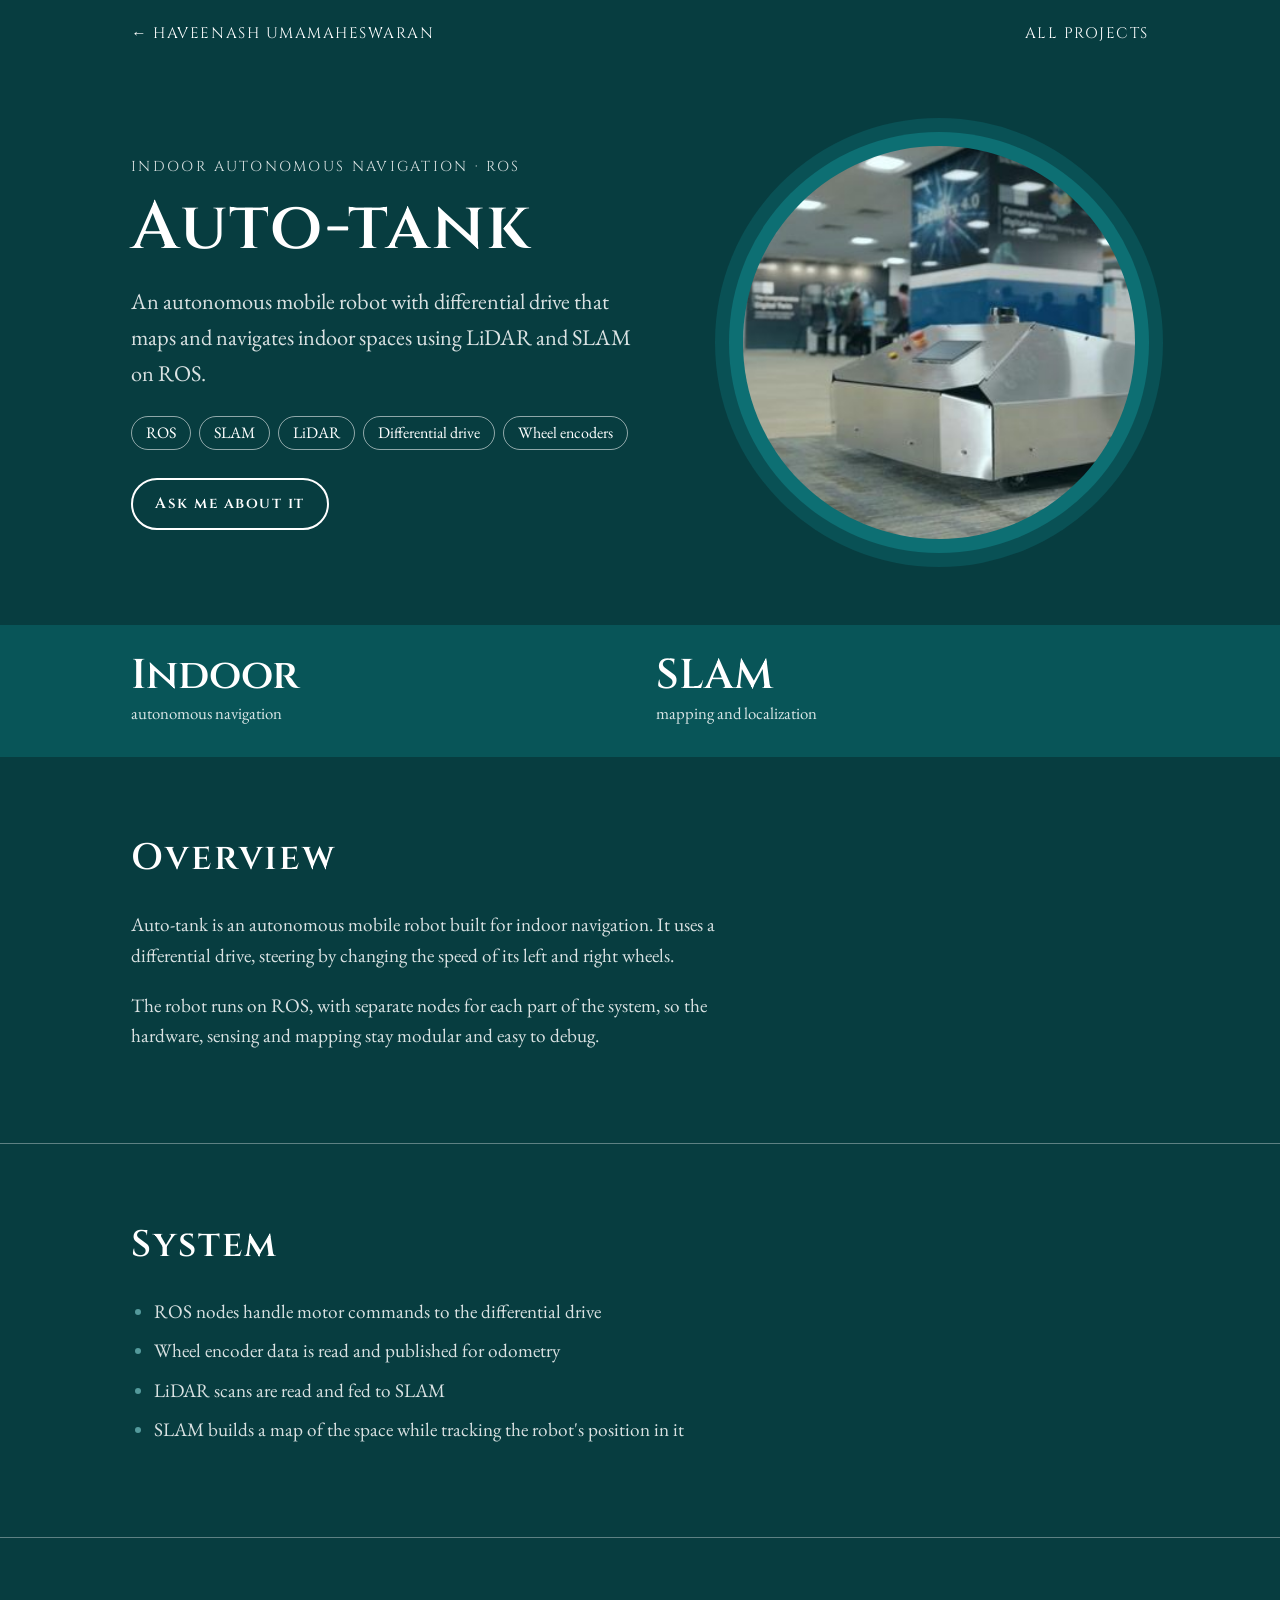
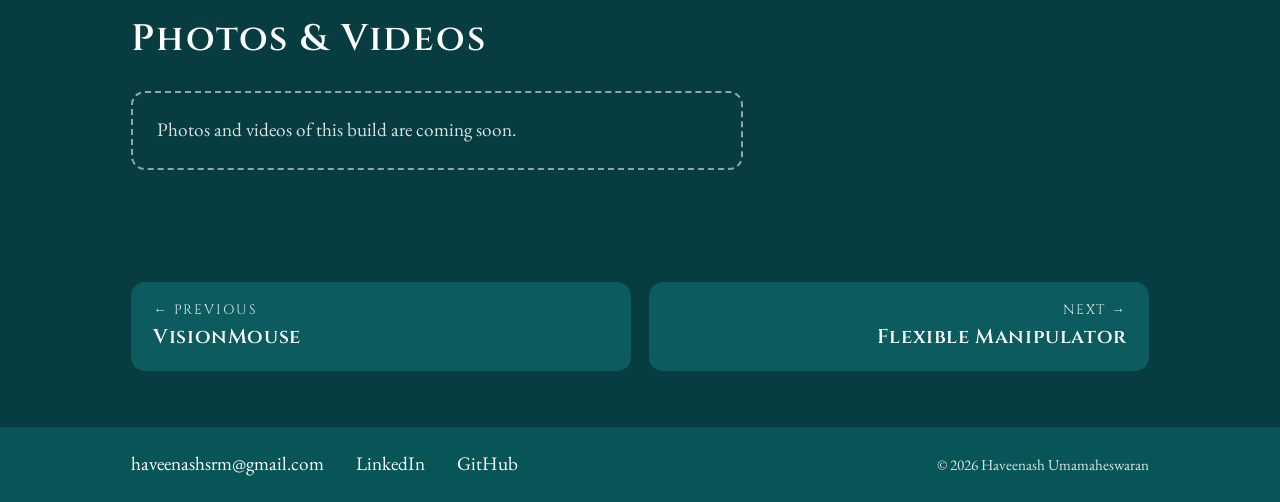
<file: projects/auto-tank/index.html>
<!doctype html>
<html lang="en">
<head>
<meta charset="utf-8">
<meta name="viewport" content="width=device-width, initial-scale=1, viewport-fit=cover">
<title>Auto-tank · Haveenash Umamaheswaran</title>
<meta name="description" content="An autonomous mobile robot with differential drive that maps and navigates indoor spaces using LiDAR and SLAM on ROS.">
<meta property="og:title" content="Auto-tank · Haveenash Umamaheswaran">
<meta property="og:description" content="An autonomous mobile robot with differential drive that maps and navigates indoor spaces using LiDAR and SLAM on ROS.">
<meta property="og:image" content="https://havee005.github.io/assets/img/auto-tank.jpg">
<link rel="preconnect" href="https://fonts.googleapis.com">
<link rel="preconnect" href="https://fonts.gstatic.com" crossorigin>
<link rel="stylesheet" href="https://fonts.googleapis.com/css2?family=Cinzel:wght@500;600;700&family=EB+Garamond:ital,wght@0,400;0,500;0,600;1,400&display=swap">
<link rel="stylesheet" href="/assets/css/project.css">
</head>
<body>
<!-- Generated by tools/build_projects.py. Edit the data there, not this file. -->
<header class="topbar"><div class="wrap">
  <a href="/">&#8592; HAVEENASH UMAMAHESWARAN</a>
  <a href="/#projects">ALL PROJECTS</a>
</div></header>

<div class="hero"><div class="wrap">
  <div>
    <p class="eyebrow">INDOOR AUTONOMOUS NAVIGATION · ROS</p>
    <h1>Auto-tank</h1>
    <p class="summary">An autonomous mobile robot with differential drive that maps and navigates indoor spaces using LiDAR and SLAM on ROS.</p>
    <ul class="chips" aria-label="Tools and topics"><li>ROS</li><li>SLAM</li><li>LiDAR</li><li>Differential drive</li><li>Wheel encoders</li></ul>
    <div class="actions"><a class="btn ghost" href="/#message">Ask me about it</a></div>
  </div>
  <div class="rings"><img src="/assets/img/auto-tank.jpg" alt="Auto-tank mobile robot in an indoor hall"></div>
</div></div>

<div class="stats"><div class="wrap"><ul aria-label="Key numbers"><li><b>Indoor</b><span>autonomous navigation</span></li><li><b>SLAM</b><span>mapping and localization</span></li></ul></div></div>

<main>
<section><div class="wrap"><h2>Overview</h2><div class="prose"><p>Auto-tank is an autonomous mobile robot built for indoor navigation. It uses a differential drive, steering by changing the speed of its left and right wheels.</p><p>The robot runs on ROS, with separate nodes for each part of the system, so the hardware, sensing and mapping stay modular and easy to debug.</p></div></div></section><section><div class="wrap"><h2>System</h2><div class="prose"><ul><li>ROS nodes handle motor commands to the differential drive</li><li>Wheel encoder data is read and published for odometry</li><li>LiDAR scans are read and fed to SLAM</li><li>SLAM builds a map of the space while tracking the robot&#x27;s position in it</li></ul></div></div></section>
<section id="media"><div class="wrap"><h2>Photos &amp; Videos</h2><p class="coming-soon">Photos and videos of this build are coming soon.</p></div></section>
</main>

<nav class="pager" aria-label="More projects"><div class="wrap"><a class="prev" href="/projects/visionmouse/"><small>&#8592; PREVIOUS</small><strong>VisionMouse</strong></a><a class="next" href="/projects/flexible-manipulator/"><small>NEXT &#8594;</small><strong>Flexible Manipulator</strong></a></div></nav>

<footer><div class="wrap">
  <ul>
    <li><a data-goatcounter-click="link-email" href="mailto:haveenashsrm@gmail.com">haveenashsrm@gmail.com</a></li>
    <li><a data-goatcounter-click="link-linkedin" href="https://www.linkedin.com/in/haveenash-umamaheswaran/" target="_blank" rel="noopener">LinkedIn</a></li>
    <li><a data-goatcounter-click="link-github" href="https://github.com/Havee005" target="_blank" rel="noopener">GitHub</a></li>
  </ul>
  <small>© <span id="yr">2026</span> Haveenash Umamaheswaran</small>
</div></footer>

<script>
  // Hide any photo or video that fails to load, so visitors never see a broken box.
  // If nothing in the gallery loads, show the "coming soon" note instead.
  (function () {
    var gallery = document.querySelector('.gallery');
    if (!gallery) return;
    function hide(el) {
      el.closest('figure').hidden = true;
      if (!gallery.querySelector('figure:not([hidden])')) {
        var note = document.createElement('p');
        note.className = 'coming-soon';
        note.textContent = 'Photos and videos of this build are coming soon.';
        gallery.replaceWith(note);
      }
    }
    gallery.querySelectorAll('img').forEach(function (el) {
      if (el.complete && el.naturalWidth === 0) hide(el);
      else el.addEventListener('error', function () { hide(el); });
    });
    gallery.querySelectorAll('video').forEach(function (el) {
      if (el.error || el.networkState === 3) hide(el);
      else el.addEventListener('error', function () { hide(el); });
    });
  })();
  document.getElementById('yr').textContent = new Date().getFullYear();
</script>
<!-- Visitor stats: https://havee005.goatcounter.com -->
<script data-goatcounter="https://havee005.goatcounter.com/count" async src="https://gc.zgo.at/count.js"></script>
</body>
</html>
</file>
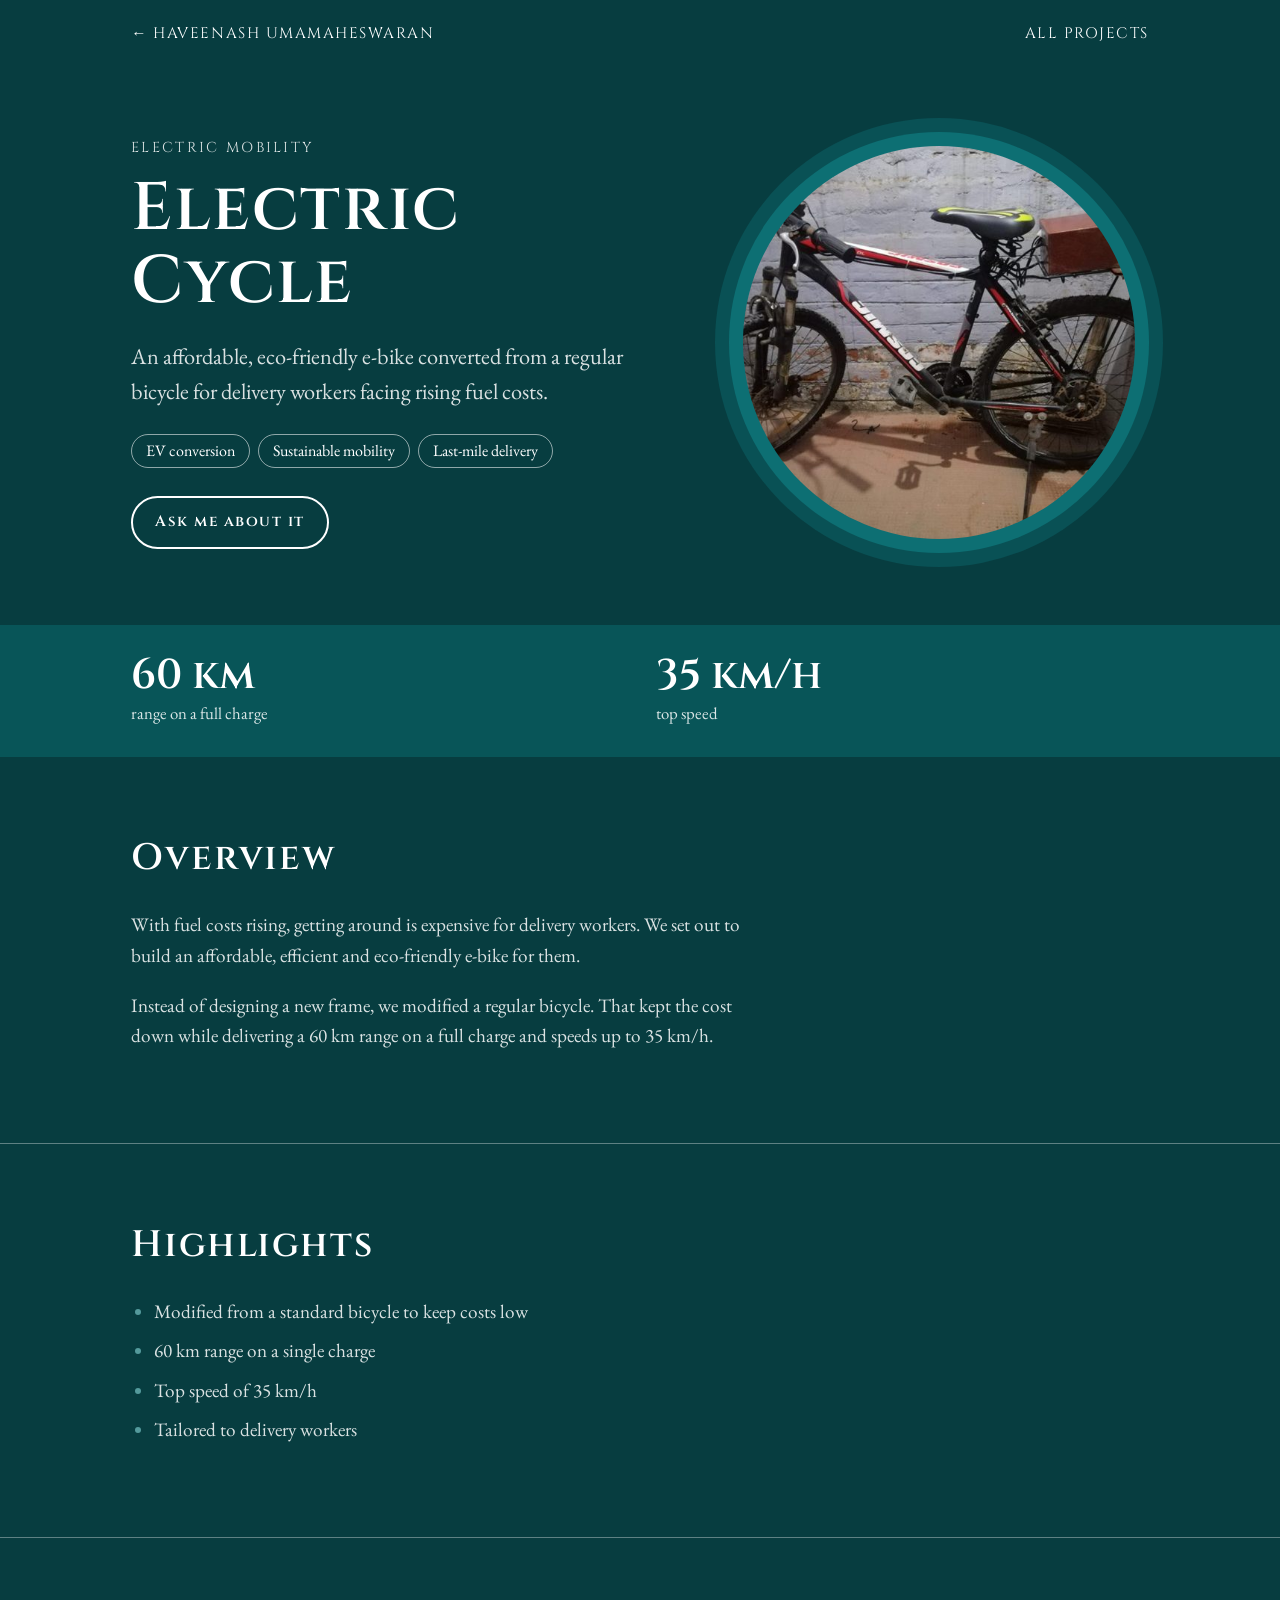
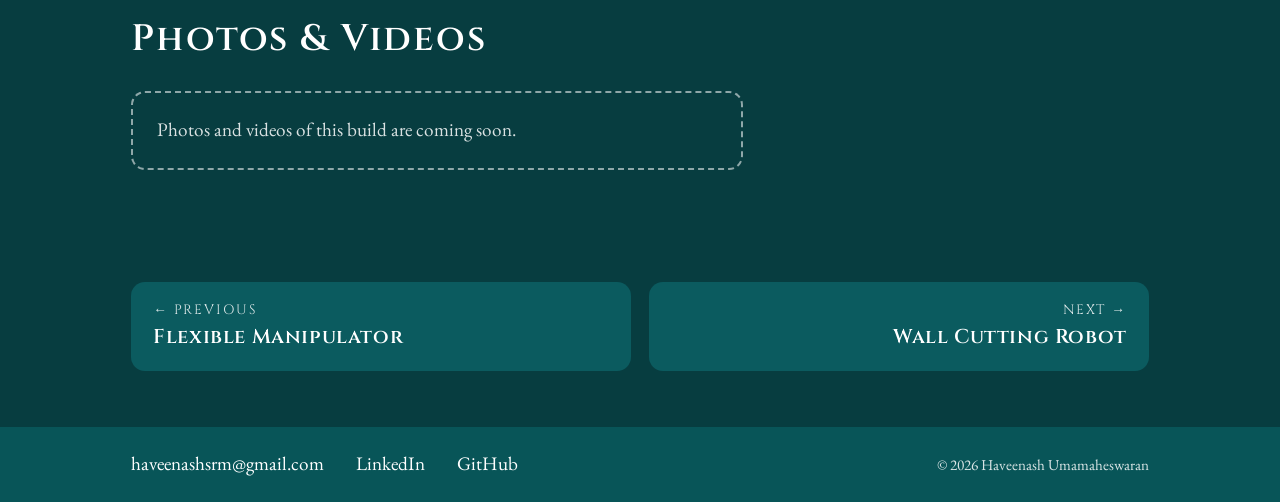
<file: projects/electric-cycle/index.html>
<!doctype html>
<html lang="en">
<head>
<meta charset="utf-8">
<meta name="viewport" content="width=device-width, initial-scale=1, viewport-fit=cover">
<title>Electric Cycle · Haveenash Umamaheswaran</title>
<meta name="description" content="An affordable, eco-friendly e-bike converted from a regular bicycle for delivery workers facing rising fuel costs.">
<meta property="og:title" content="Electric Cycle · Haveenash Umamaheswaran">
<meta property="og:description" content="An affordable, eco-friendly e-bike converted from a regular bicycle for delivery workers facing rising fuel costs.">
<meta property="og:image" content="https://havee005.github.io/assets/img/electric-cycle.jpg">
<link rel="preconnect" href="https://fonts.googleapis.com">
<link rel="preconnect" href="https://fonts.gstatic.com" crossorigin>
<link rel="stylesheet" href="https://fonts.googleapis.com/css2?family=Cinzel:wght@500;600;700&family=EB+Garamond:ital,wght@0,400;0,500;0,600;1,400&display=swap">
<link rel="stylesheet" href="/assets/css/project.css">
</head>
<body>
<!-- Generated by tools/build_projects.py. Edit the data there, not this file. -->
<header class="topbar"><div class="wrap">
  <a href="/">&#8592; HAVEENASH UMAMAHESWARAN</a>
  <a href="/#projects">ALL PROJECTS</a>
</div></header>

<div class="hero"><div class="wrap">
  <div>
    <p class="eyebrow">ELECTRIC MOBILITY</p>
    <h1>Electric Cycle</h1>
    <p class="summary">An affordable, eco-friendly e-bike converted from a regular bicycle for delivery workers facing rising fuel costs.</p>
    <ul class="chips" aria-label="Tools and topics"><li>EV conversion</li><li>Sustainable mobility</li><li>Last-mile delivery</li></ul>
    <div class="actions"><a class="btn ghost" href="/#message">Ask me about it</a></div>
  </div>
  <div class="rings"><img src="/assets/img/electric-cycle.jpg" alt="Bicycle converted to an electric bike"></div>
</div></div>

<div class="stats"><div class="wrap"><ul aria-label="Key numbers"><li><b>60 km</b><span>range on a full charge</span></li><li><b>35 km/h</b><span>top speed</span></li></ul></div></div>

<main>
<section><div class="wrap"><h2>Overview</h2><div class="prose"><p>With fuel costs rising, getting around is expensive for delivery workers. We set out to build an affordable, efficient and eco-friendly e-bike for them.</p><p>Instead of designing a new frame, we modified a regular bicycle. That kept the cost down while delivering a 60 km range on a full charge and speeds up to 35 km/h.</p></div></div></section><section><div class="wrap"><h2>Highlights</h2><div class="prose"><ul><li>Modified from a standard bicycle to keep costs low</li><li>60 km range on a single charge</li><li>Top speed of 35 km/h</li><li>Tailored to delivery workers</li></ul></div></div></section>
<section id="media"><div class="wrap"><h2>Photos &amp; Videos</h2><p class="coming-soon">Photos and videos of this build are coming soon.</p></div></section>
</main>

<nav class="pager" aria-label="More projects"><div class="wrap"><a class="prev" href="/projects/flexible-manipulator/"><small>&#8592; PREVIOUS</small><strong>Flexible Manipulator</strong></a><a class="next" href="/projects/wall-cutting-robot/"><small>NEXT &#8594;</small><strong>Wall Cutting Robot</strong></a></div></nav>

<footer><div class="wrap">
  <ul>
    <li><a data-goatcounter-click="link-email" href="mailto:haveenashsrm@gmail.com">haveenashsrm@gmail.com</a></li>
    <li><a data-goatcounter-click="link-linkedin" href="https://www.linkedin.com/in/haveenash-umamaheswaran/" target="_blank" rel="noopener">LinkedIn</a></li>
    <li><a data-goatcounter-click="link-github" href="https://github.com/Havee005" target="_blank" rel="noopener">GitHub</a></li>
  </ul>
  <small>© <span id="yr">2026</span> Haveenash Umamaheswaran</small>
</div></footer>

<script>
  // Hide any photo or video that fails to load, so visitors never see a broken box.
  // If nothing in the gallery loads, show the "coming soon" note instead.
  (function () {
    var gallery = document.querySelector('.gallery');
    if (!gallery) return;
    function hide(el) {
      el.closest('figure').hidden = true;
      if (!gallery.querySelector('figure:not([hidden])')) {
        var note = document.createElement('p');
        note.className = 'coming-soon';
        note.textContent = 'Photos and videos of this build are coming soon.';
        gallery.replaceWith(note);
      }
    }
    gallery.querySelectorAll('img').forEach(function (el) {
      if (el.complete && el.naturalWidth === 0) hide(el);
      else el.addEventListener('error', function () { hide(el); });
    });
    gallery.querySelectorAll('video').forEach(function (el) {
      if (el.error || el.networkState === 3) hide(el);
      else el.addEventListener('error', function () { hide(el); });
    });
  })();
  document.getElementById('yr').textContent = new Date().getFullYear();
</script>
<!-- Visitor stats: https://havee005.goatcounter.com -->
<script data-goatcounter="https://havee005.goatcounter.com/count" async src="https://gc.zgo.at/count.js"></script>
</body>
</html>
</file>
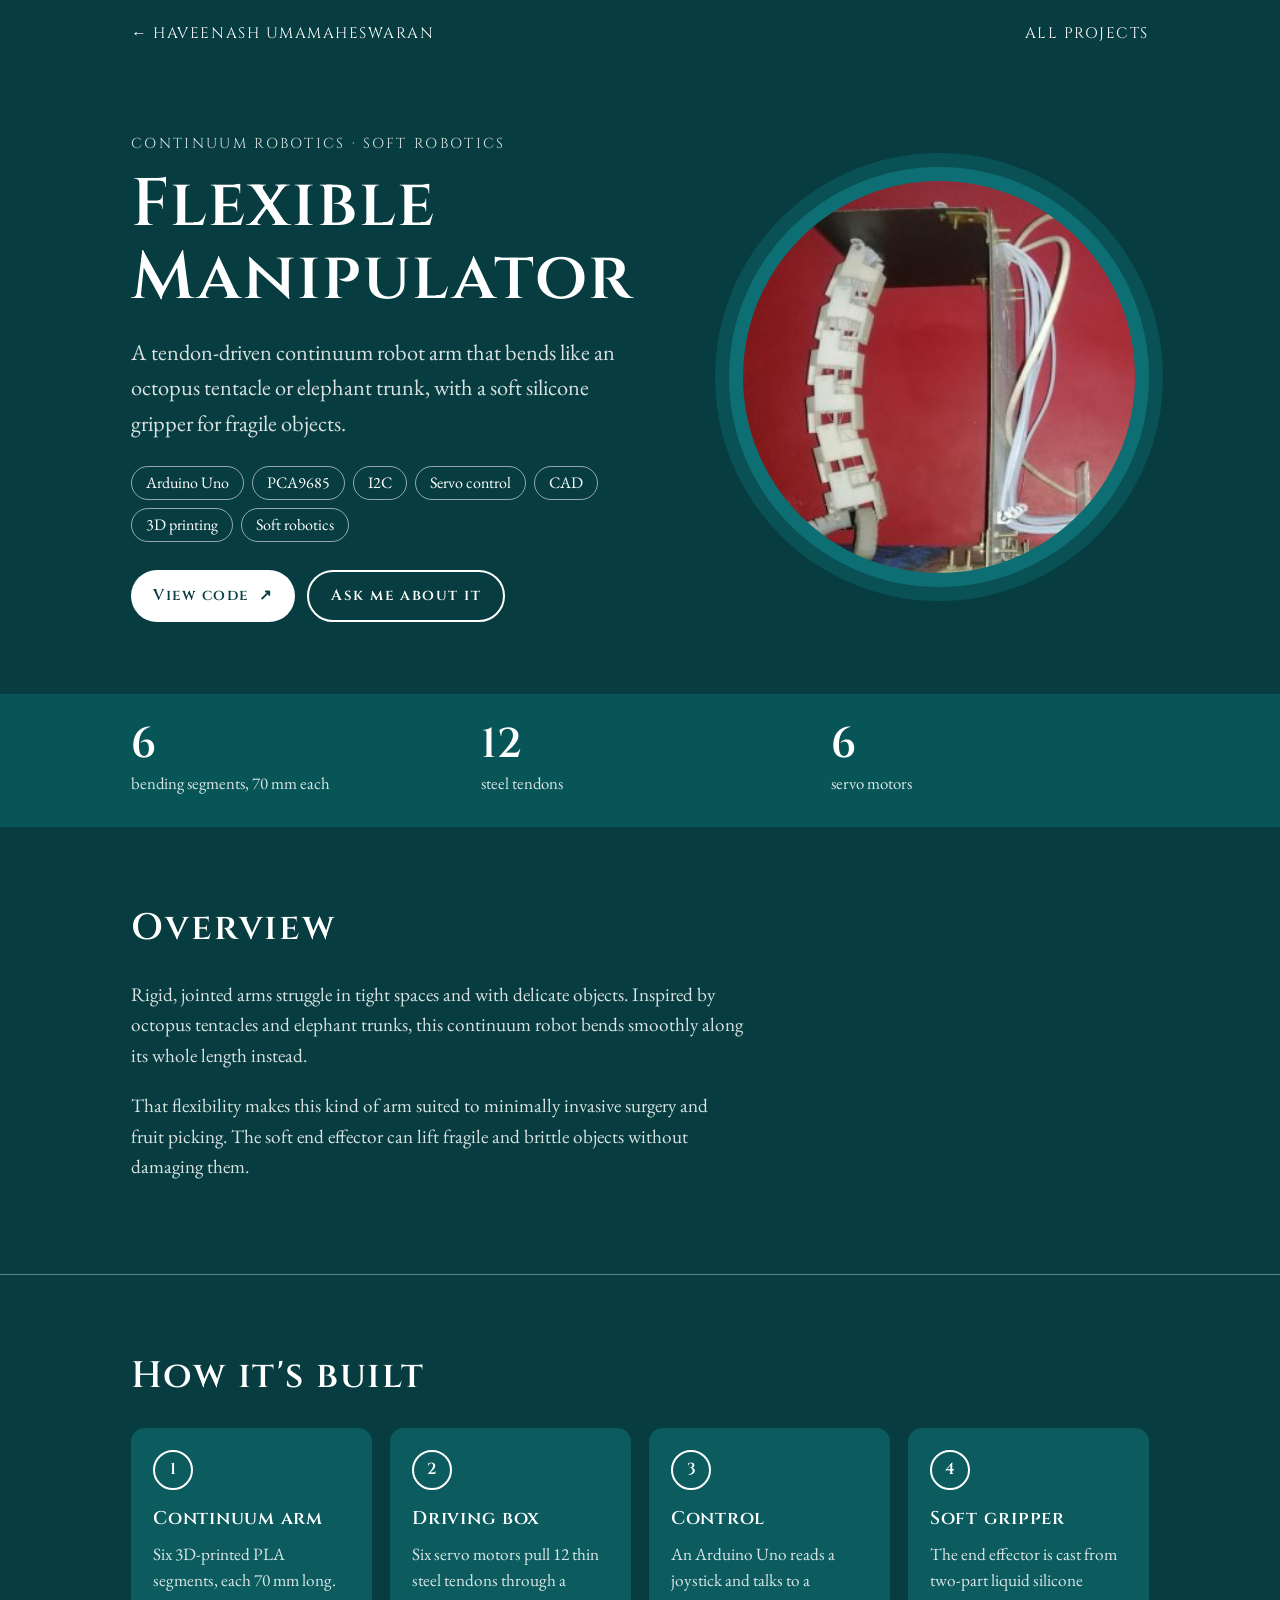
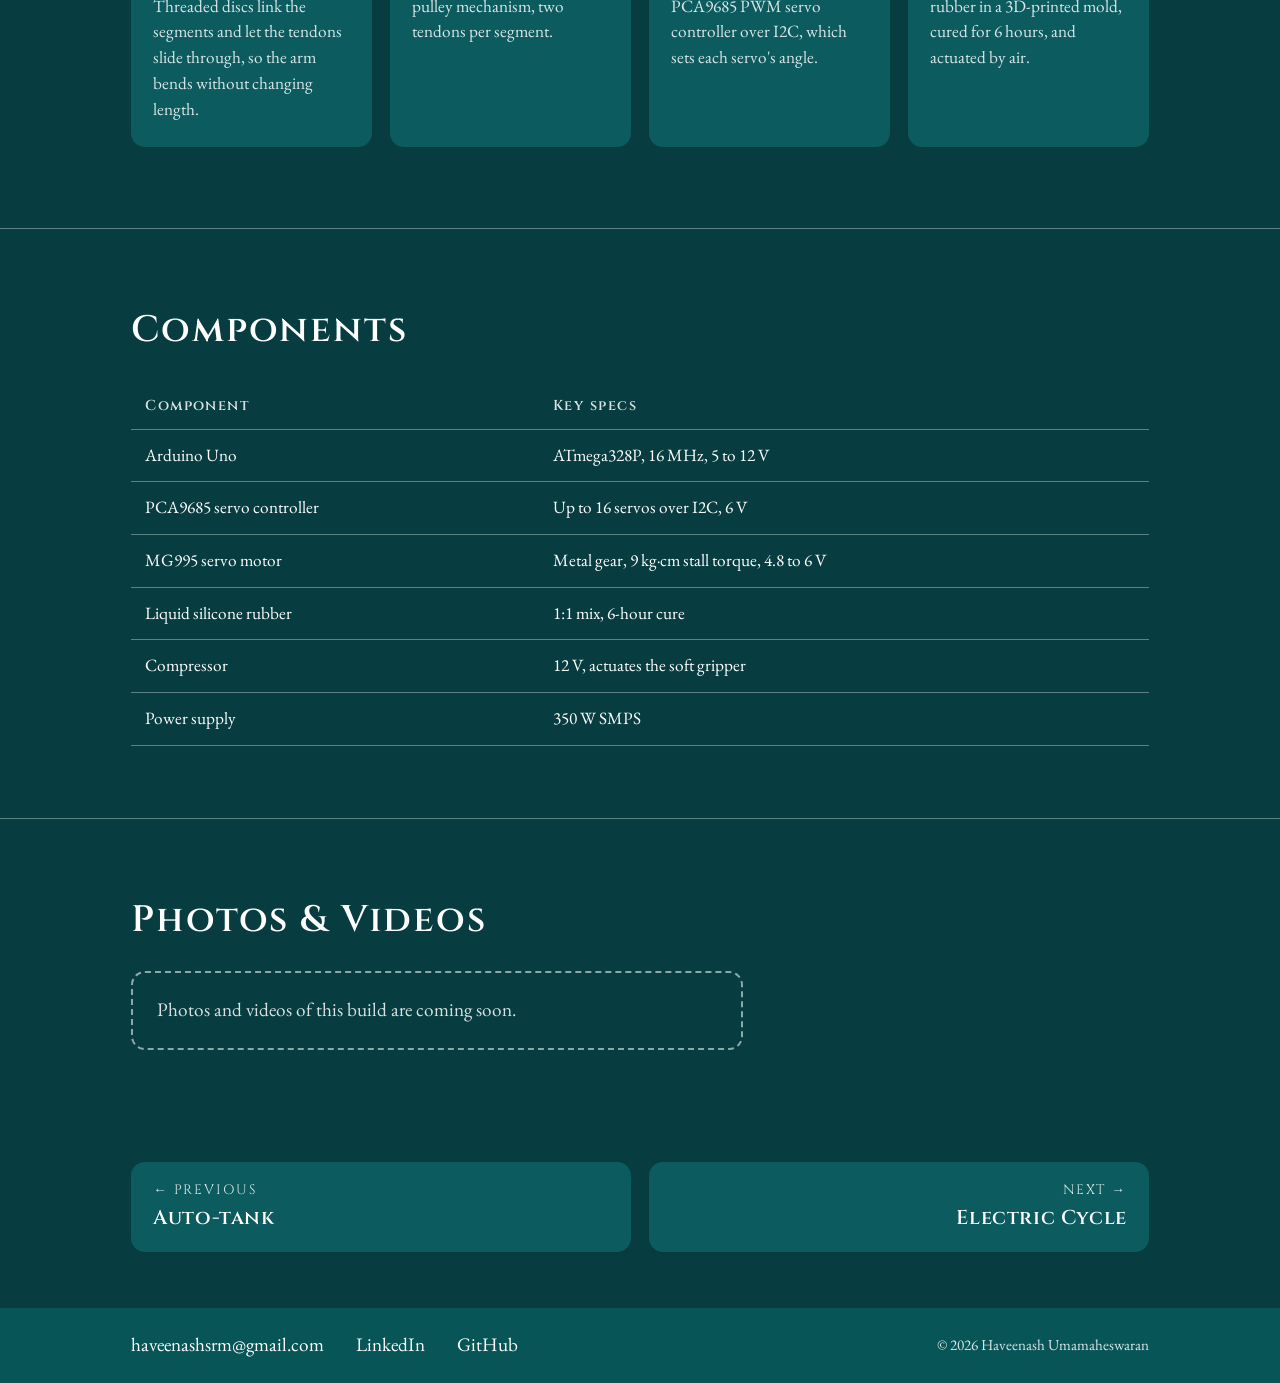
<file: projects/flexible-manipulator/index.html>
<!doctype html>
<html lang="en">
<head>
<meta charset="utf-8">
<meta name="viewport" content="width=device-width, initial-scale=1, viewport-fit=cover">
<title>Flexible Manipulator · Haveenash Umamaheswaran</title>
<meta name="description" content="A tendon-driven continuum robot arm that bends like an octopus tentacle or elephant trunk, with a soft silicone gripper for fragile objects.">
<meta property="og:title" content="Flexible Manipulator · Haveenash Umamaheswaran">
<meta property="og:description" content="A tendon-driven continuum robot arm that bends like an octopus tentacle or elephant trunk, with a soft silicone gripper for fragile objects.">
<meta property="og:image" content="https://havee005.github.io/assets/img/flexible-manipulator.jpg">
<link rel="preconnect" href="https://fonts.googleapis.com">
<link rel="preconnect" href="https://fonts.gstatic.com" crossorigin>
<link rel="stylesheet" href="https://fonts.googleapis.com/css2?family=Cinzel:wght@500;600;700&family=EB+Garamond:ital,wght@0,400;0,500;0,600;1,400&display=swap">
<link rel="stylesheet" href="/assets/css/project.css">
</head>
<body>
<!-- Generated by tools/build_projects.py. Edit the data there, not this file. -->
<header class="topbar"><div class="wrap">
  <a href="/">&#8592; HAVEENASH UMAMAHESWARAN</a>
  <a href="/#projects">ALL PROJECTS</a>
</div></header>

<div class="hero"><div class="wrap">
  <div>
    <p class="eyebrow">CONTINUUM ROBOTICS · SOFT ROBOTICS</p>
    <h1>Flexible Manipulator</h1>
    <p class="summary">A tendon-driven continuum robot arm that bends like an octopus tentacle or elephant trunk, with a soft silicone gripper for fragile objects.</p>
    <ul class="chips" aria-label="Tools and topics"><li>Arduino Uno</li><li>PCA9685</li><li>I2C</li><li>Servo control</li><li>CAD</li><li>3D printing</li><li>Soft robotics</li></ul>
    <div class="actions"><a class="btn" data-goatcounter-click="project-flexible-manipulator" href="https://github.com/Havee005/Flexible-Manipulator" target="_blank" rel="noopener">View code <span aria-hidden="true">&#8599;</span></a><a class="btn ghost" href="/#message">Ask me about it</a></div>
  </div>
  <div class="rings"><img src="/assets/img/flexible-manipulator.jpg" alt="Segmented continuum robot arm"></div>
</div></div>

<div class="stats"><div class="wrap"><ul aria-label="Key numbers"><li><b>6</b><span>bending segments, 70 mm each</span></li><li><b>12</b><span>steel tendons</span></li><li><b>6</b><span>servo motors</span></li></ul></div></div>

<main>
<section><div class="wrap"><h2>Overview</h2><div class="prose"><p>Rigid, jointed arms struggle in tight spaces and with delicate objects. Inspired by octopus tentacles and elephant trunks, this continuum robot bends smoothly along its whole length instead.</p><p>That flexibility makes this kind of arm suited to minimally invasive surgery and fruit picking. The soft end effector can lift fragile and brittle objects without damaging them.</p></div></div></section><section><div class="wrap"><h2>How it&#x27;s built</h2><div class="prose"><ol class="steps"><li><h3>Continuum arm</h3><p>Six 3D-printed PLA segments, each 70 mm long. Threaded discs link the segments and let the tendons slide through, so the arm bends without changing length.</p></li><li><h3>Driving box</h3><p>Six servo motors pull 12 thin steel tendons through a pulley mechanism, two tendons per segment.</p></li><li><h3>Control</h3><p>An Arduino Uno reads a joystick and talks to a PCA9685 PWM servo controller over I2C, which sets each servo&#x27;s angle.</p></li><li><h3>Soft gripper</h3><p>The end effector is cast from two-part liquid silicone rubber in a 3D-printed mold, cured for 6 hours, and actuated by air.</p></li></ol></div></div></section><section><div class="wrap"><h2>Components</h2><div class="prose"><div class="table-wrap"><table><thead><tr><th scope="col">Component</th><th scope="col">Key specs</th></tr></thead><tbody><tr><td>Arduino Uno</td><td>ATmega328P, 16 MHz, 5 to 12 V</td></tr><tr><td>PCA9685 servo controller</td><td>Up to 16 servos over I2C, 6 V</td></tr><tr><td>MG995 servo motor</td><td>Metal gear, 9 kg·cm stall torque, 4.8 to 6 V</td></tr><tr><td>Liquid silicone rubber</td><td>1:1 mix, 6-hour cure</td></tr><tr><td>Compressor</td><td>12 V, actuates the soft gripper</td></tr><tr><td>Power supply</td><td>350 W SMPS</td></tr></tbody></table></div></div></div></section>
<section id="media"><div class="wrap"><h2>Photos &amp; Videos</h2><div class="gallery"><figure><img src="https://github.com/user-attachments/assets/cf4fed70-9b71-44e7-a259-cb9fb3aa5d8a" alt="Continuum arm segments."><figcaption>Continuum arm segments.</figcaption></figure><figure><img src="https://github.com/user-attachments/assets/97b45238-7c25-4b84-9f0f-1fc3e6fcdee7" alt="How the joystick, Arduino, servo controller and arm connect."><figcaption>How the joystick, Arduino, servo controller and arm connect.</figcaption></figure><figure><img src="https://github.com/user-attachments/assets/c60f777f-d809-4c78-bcb2-97c6e3cd6ca9" alt="Continuum arm assembly."><figcaption>Continuum arm assembly.</figcaption></figure><figure><img src="https://github.com/user-attachments/assets/ee5ad736-33b7-4361-a786-0593e2085cc0" alt="3D-printed mold for the soft gripper."><figcaption>3D-printed mold for the soft gripper.</figcaption></figure><figure><img src="https://github.com/user-attachments/assets/c4fcd13c-7cb3-4ac2-af1c-b0be00811ab6" alt="The complete working model."><figcaption>The complete working model.</figcaption></figure><figure><video src="https://github.com/user-attachments/assets/a7f8f5ff-005b-416e-a2ee-82453f930020" controls muted playsinline preload="metadata" aria-label="A single segment bending."></video><figcaption>A single segment bending.</figcaption></figure><figure><video src="https://github.com/user-attachments/assets/f3ba16c5-ed57-46d7-b09f-91d38812cedd" controls muted playsinline preload="metadata" aria-label="Joystick control of the servos through the PCA9685."></video><figcaption>Joystick control of the servos through the PCA9685.</figcaption></figure><figure><video src="https://github.com/user-attachments/assets/5b54fa6e-752b-4356-8e0c-c6d8558aac59" controls muted playsinline preload="metadata" aria-label="Soft gripper demo."></video><figcaption>Soft gripper demo.</figcaption></figure></div></div></section>
</main>

<nav class="pager" aria-label="More projects"><div class="wrap"><a class="prev" href="/projects/auto-tank/"><small>&#8592; PREVIOUS</small><strong>Auto-tank</strong></a><a class="next" href="/projects/electric-cycle/"><small>NEXT &#8594;</small><strong>Electric Cycle</strong></a></div></nav>

<footer><div class="wrap">
  <ul>
    <li><a data-goatcounter-click="link-email" href="mailto:haveenashsrm@gmail.com">haveenashsrm@gmail.com</a></li>
    <li><a data-goatcounter-click="link-linkedin" href="https://www.linkedin.com/in/haveenash-umamaheswaran/" target="_blank" rel="noopener">LinkedIn</a></li>
    <li><a data-goatcounter-click="link-github" href="https://github.com/Havee005" target="_blank" rel="noopener">GitHub</a></li>
  </ul>
  <small>© <span id="yr">2026</span> Haveenash Umamaheswaran</small>
</div></footer>

<script>
  // Hide any photo or video that fails to load, so visitors never see a broken box.
  // If nothing in the gallery loads, show the "coming soon" note instead.
  (function () {
    var gallery = document.querySelector('.gallery');
    if (!gallery) return;
    function hide(el) {
      el.closest('figure').hidden = true;
      if (!gallery.querySelector('figure:not([hidden])')) {
        var note = document.createElement('p');
        note.className = 'coming-soon';
        note.textContent = 'Photos and videos of this build are coming soon.';
        gallery.replaceWith(note);
      }
    }
    gallery.querySelectorAll('img').forEach(function (el) {
      if (el.complete && el.naturalWidth === 0) hide(el);
      else el.addEventListener('error', function () { hide(el); });
    });
    gallery.querySelectorAll('video').forEach(function (el) {
      if (el.error || el.networkState === 3) hide(el);
      else el.addEventListener('error', function () { hide(el); });
    });
  })();
  document.getElementById('yr').textContent = new Date().getFullYear();
</script>
<!-- Visitor stats: https://havee005.goatcounter.com -->
<script data-goatcounter="https://havee005.goatcounter.com/count" async src="https://gc.zgo.at/count.js"></script>
</body>
</html>
</file>
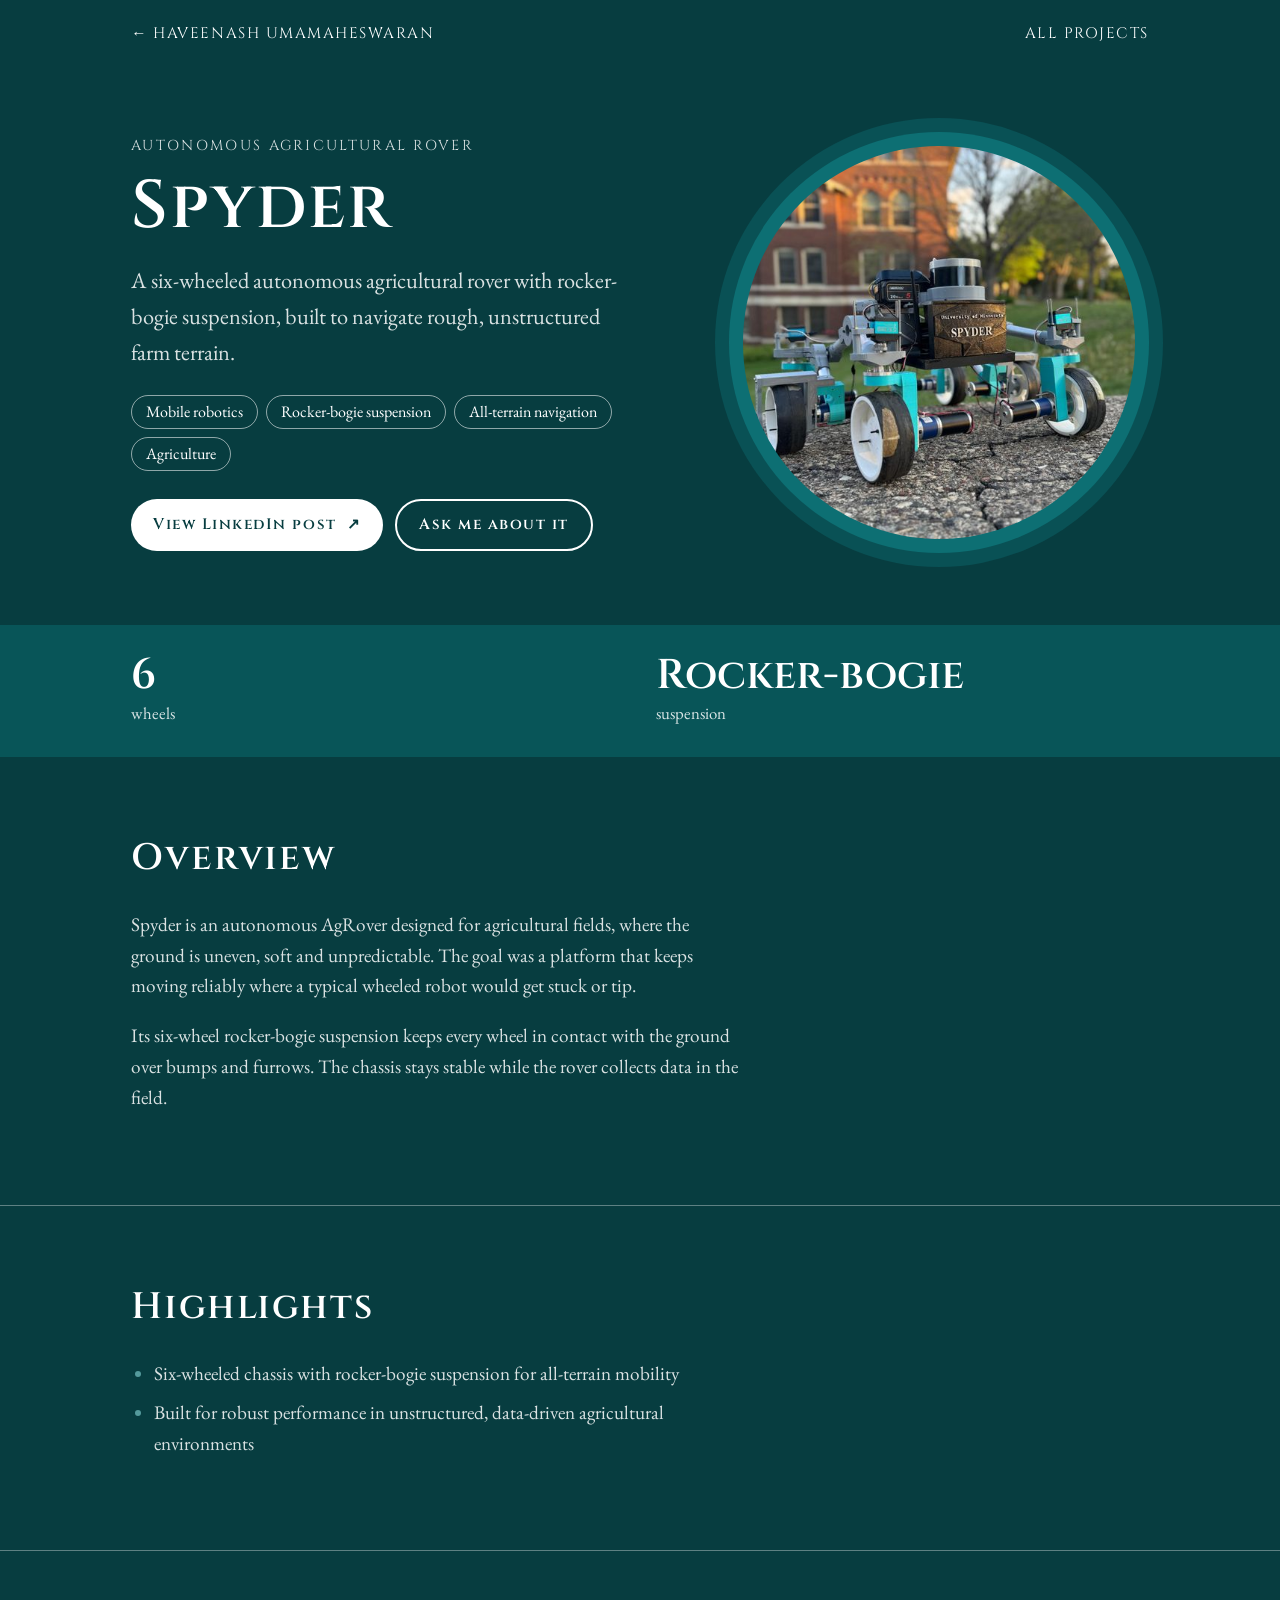
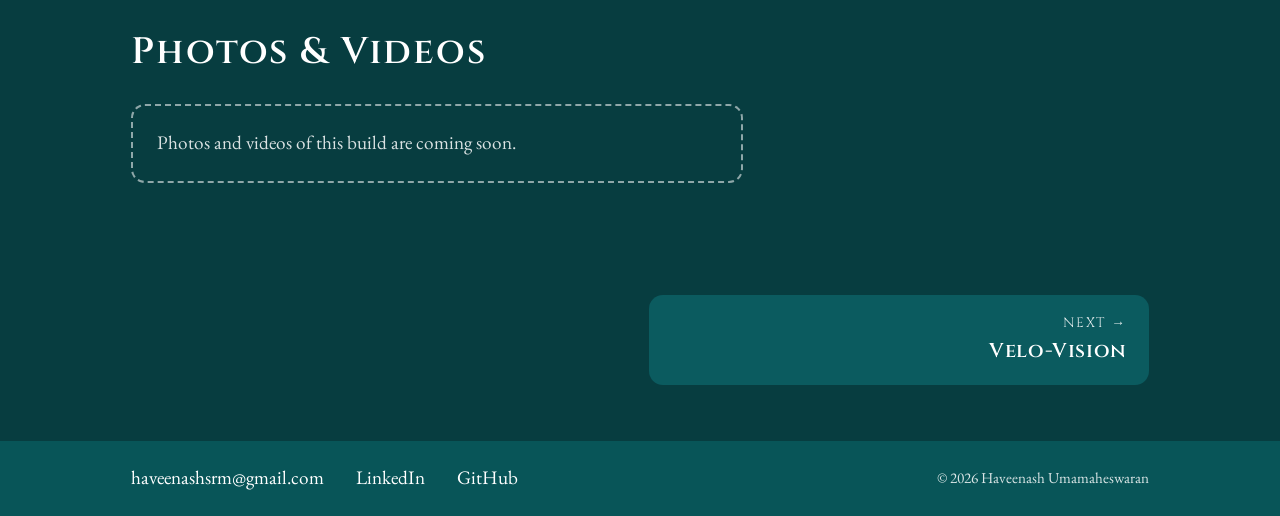
<file: projects/spyder/index.html>
<!doctype html>
<html lang="en">
<head>
<meta charset="utf-8">
<meta name="viewport" content="width=device-width, initial-scale=1, viewport-fit=cover">
<title>Spyder · Haveenash Umamaheswaran</title>
<meta name="description" content="A six-wheeled autonomous agricultural rover with rocker-bogie suspension, built to navigate rough, unstructured farm terrain.">
<meta property="og:title" content="Spyder · Haveenash Umamaheswaran">
<meta property="og:description" content="A six-wheeled autonomous agricultural rover with rocker-bogie suspension, built to navigate rough, unstructured farm terrain.">
<meta property="og:image" content="https://havee005.github.io/assets/img/spyder.jpg">
<link rel="preconnect" href="https://fonts.googleapis.com">
<link rel="preconnect" href="https://fonts.gstatic.com" crossorigin>
<link rel="stylesheet" href="https://fonts.googleapis.com/css2?family=Cinzel:wght@500;600;700&family=EB+Garamond:ital,wght@0,400;0,500;0,600;1,400&display=swap">
<link rel="stylesheet" href="/assets/css/project.css">
</head>
<body>
<!-- Generated by tools/build_projects.py. Edit the data there, not this file. -->
<header class="topbar"><div class="wrap">
  <a href="/">&#8592; HAVEENASH UMAMAHESWARAN</a>
  <a href="/#projects">ALL PROJECTS</a>
</div></header>

<div class="hero"><div class="wrap">
  <div>
    <p class="eyebrow">AUTONOMOUS AGRICULTURAL ROVER</p>
    <h1>Spyder</h1>
    <p class="summary">A six-wheeled autonomous agricultural rover with rocker-bogie suspension, built to navigate rough, unstructured farm terrain.</p>
    <ul class="chips" aria-label="Tools and topics"><li>Mobile robotics</li><li>Rocker-bogie suspension</li><li>All-terrain navigation</li><li>Agriculture</li></ul>
    <div class="actions"><a class="btn" data-goatcounter-click="project-spyder-post" href="https://www.linkedin.com/posts/adityapachpute_spyder-rooted-in-tech-rising-in-yield-ugcPost-7328853697474560000-rAJJ" target="_blank" rel="noopener">View LinkedIn post <span aria-hidden="true">&#8599;</span></a><a class="btn ghost" href="/#message">Ask me about it</a></div>
  </div>
  <div class="rings"><img src="/assets/img/spyder.jpg" alt="Spyder six-wheeled rover on pavement"></div>
</div></div>

<div class="stats"><div class="wrap"><ul aria-label="Key numbers"><li><b>6</b><span>wheels</span></li><li><b>Rocker-bogie</b><span>suspension</span></li></ul></div></div>

<main>
<section><div class="wrap"><h2>Overview</h2><div class="prose"><p>Spyder is an autonomous AgRover designed for agricultural fields, where the ground is uneven, soft and unpredictable. The goal was a platform that keeps moving reliably where a typical wheeled robot would get stuck or tip.</p><p>Its six-wheel rocker-bogie suspension keeps every wheel in contact with the ground over bumps and furrows. The chassis stays stable while the rover collects data in the field.</p></div></div></section><section><div class="wrap"><h2>Highlights</h2><div class="prose"><ul><li>Six-wheeled chassis with rocker-bogie suspension for all-terrain mobility</li><li>Built for robust performance in unstructured, data-driven agricultural environments</li></ul></div></div></section>
<section id="media"><div class="wrap"><h2>Photos &amp; Videos</h2><p class="coming-soon">Photos and videos of this build are coming soon.</p></div></section>
</main>

<nav class="pager" aria-label="More projects"><div class="wrap"><a class="next" href="/projects/velo-vision/"><small>NEXT &#8594;</small><strong>Velo-Vision</strong></a></div></nav>

<footer><div class="wrap">
  <ul>
    <li><a data-goatcounter-click="link-email" href="mailto:haveenashsrm@gmail.com">haveenashsrm@gmail.com</a></li>
    <li><a data-goatcounter-click="link-linkedin" href="https://www.linkedin.com/in/haveenash-umamaheswaran/" target="_blank" rel="noopener">LinkedIn</a></li>
    <li><a data-goatcounter-click="link-github" href="https://github.com/Havee005" target="_blank" rel="noopener">GitHub</a></li>
  </ul>
  <small>© <span id="yr">2026</span> Haveenash Umamaheswaran</small>
</div></footer>

<script>
  // Hide any photo or video that fails to load, so visitors never see a broken box.
  // If nothing in the gallery loads, show the "coming soon" note instead.
  (function () {
    var gallery = document.querySelector('.gallery');
    if (!gallery) return;
    function hide(el) {
      el.closest('figure').hidden = true;
      if (!gallery.querySelector('figure:not([hidden])')) {
        var note = document.createElement('p');
        note.className = 'coming-soon';
        note.textContent = 'Photos and videos of this build are coming soon.';
        gallery.replaceWith(note);
      }
    }
    gallery.querySelectorAll('img').forEach(function (el) {
      if (el.complete && el.naturalWidth === 0) hide(el);
      else el.addEventListener('error', function () { hide(el); });
    });
    gallery.querySelectorAll('video').forEach(function (el) {
      if (el.error || el.networkState === 3) hide(el);
      else el.addEventListener('error', function () { hide(el); });
    });
  })();
  document.getElementById('yr').textContent = new Date().getFullYear();
</script>
<!-- Visitor stats: https://havee005.goatcounter.com -->
<script data-goatcounter="https://havee005.goatcounter.com/count" async src="https://gc.zgo.at/count.js"></script>
</body>
</html>
</file>
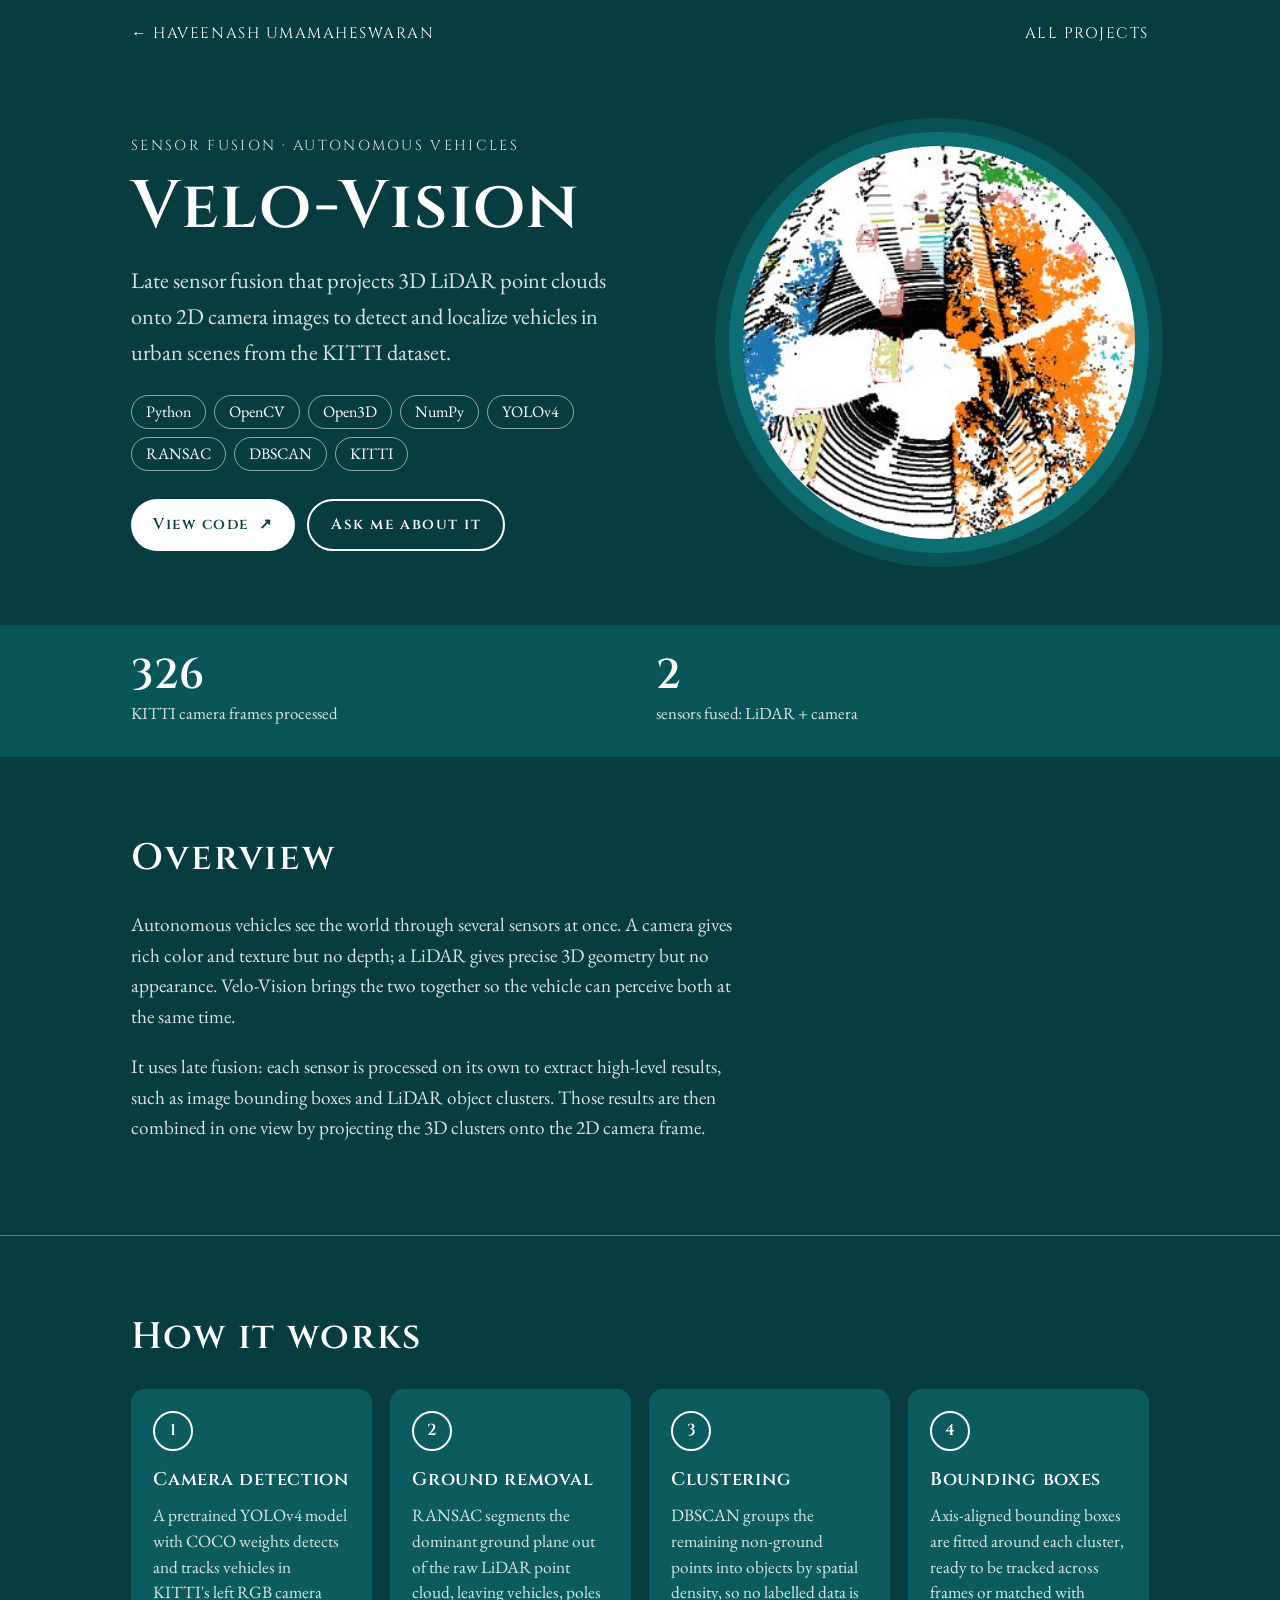
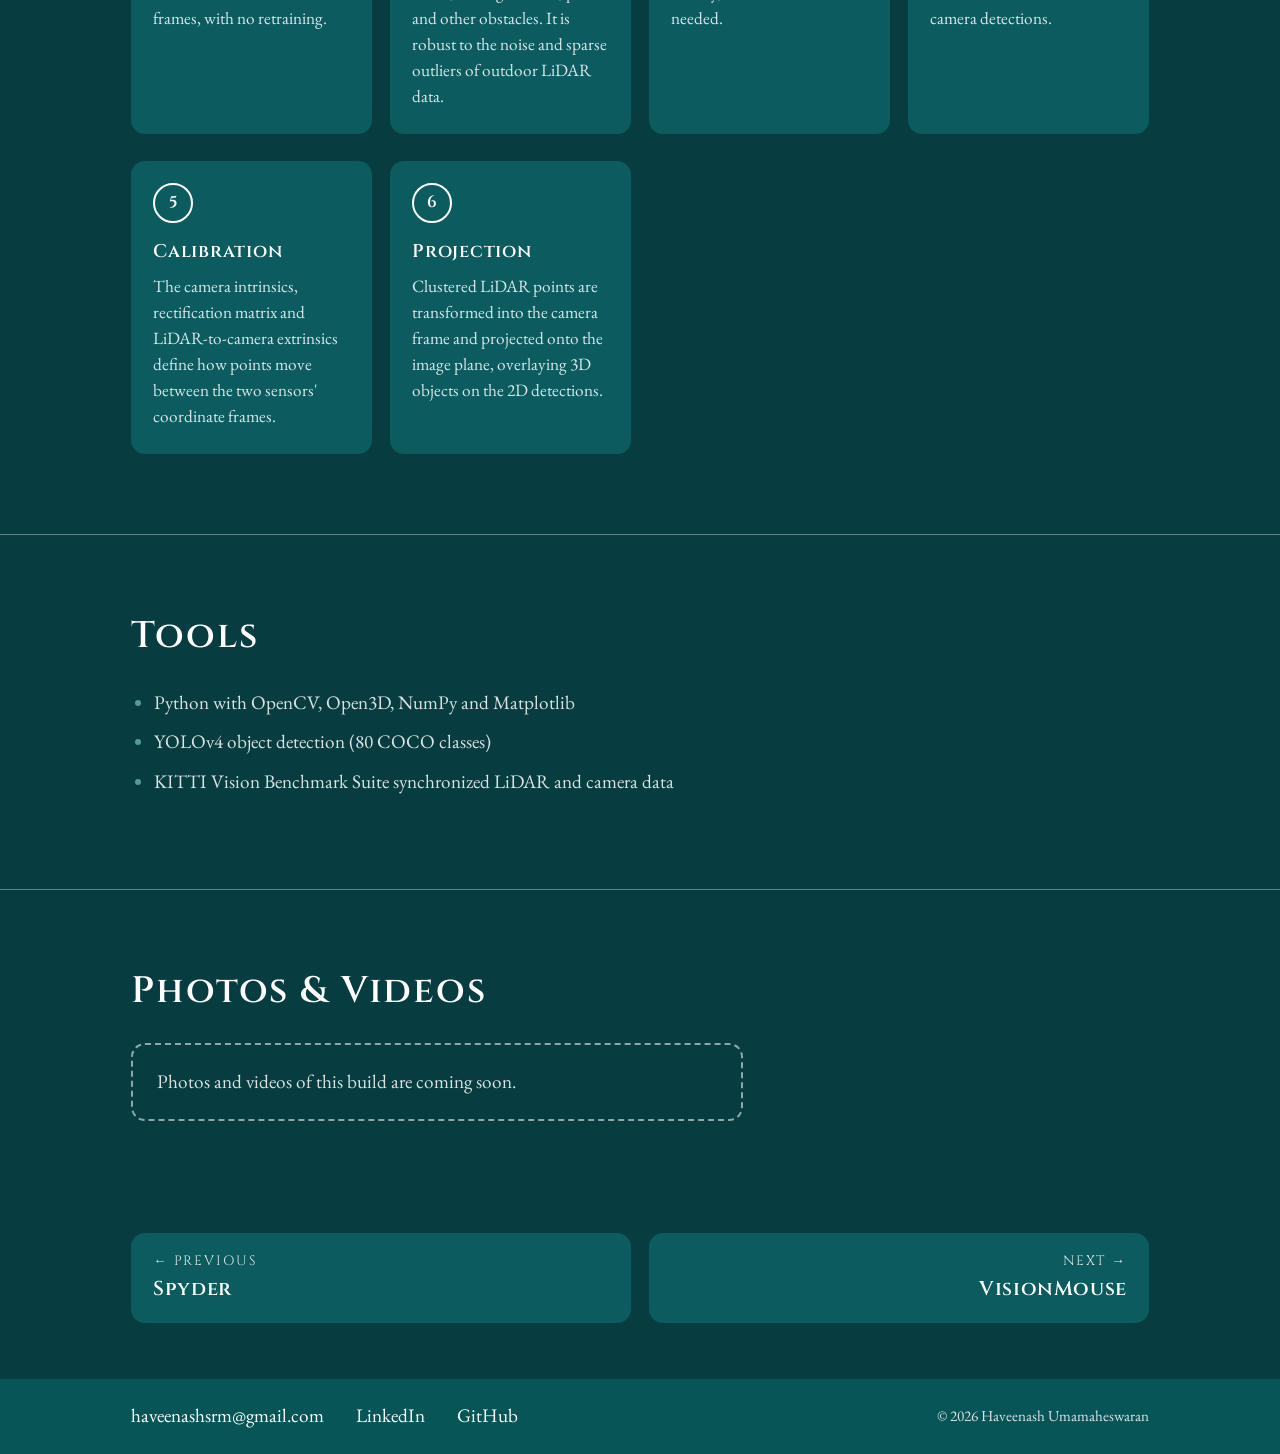
<file: projects/velo-vision/index.html>
<!doctype html>
<html lang="en">
<head>
<meta charset="utf-8">
<meta name="viewport" content="width=device-width, initial-scale=1, viewport-fit=cover">
<title>Velo-Vision · Haveenash Umamaheswaran</title>
<meta name="description" content="Late sensor fusion that projects 3D LiDAR point clouds onto 2D camera images to detect and localize vehicles in urban scenes from the KITTI dataset.">
<meta property="og:title" content="Velo-Vision · Haveenash Umamaheswaran">
<meta property="og:description" content="Late sensor fusion that projects 3D LiDAR point clouds onto 2D camera images to detect and localize vehicles in urban scenes from the KITTI dataset.">
<meta property="og:image" content="https://havee005.github.io/assets/img/velo-vision.jpg">
<link rel="preconnect" href="https://fonts.googleapis.com">
<link rel="preconnect" href="https://fonts.gstatic.com" crossorigin>
<link rel="stylesheet" href="https://fonts.googleapis.com/css2?family=Cinzel:wght@500;600;700&family=EB+Garamond:ital,wght@0,400;0,500;0,600;1,400&display=swap">
<link rel="stylesheet" href="/assets/css/project.css">
</head>
<body>
<!-- Generated by tools/build_projects.py. Edit the data there, not this file. -->
<header class="topbar"><div class="wrap">
  <a href="/">&#8592; HAVEENASH UMAMAHESWARAN</a>
  <a href="/#projects">ALL PROJECTS</a>
</div></header>

<div class="hero"><div class="wrap">
  <div>
    <p class="eyebrow">SENSOR FUSION · AUTONOMOUS VEHICLES</p>
    <h1>Velo-Vision</h1>
    <p class="summary">Late sensor fusion that projects 3D LiDAR point clouds onto 2D camera images to detect and localize vehicles in urban scenes from the KITTI dataset.</p>
    <ul class="chips" aria-label="Tools and topics"><li>Python</li><li>OpenCV</li><li>Open3D</li><li>NumPy</li><li>YOLOv4</li><li>RANSAC</li><li>DBSCAN</li><li>KITTI</li></ul>
    <div class="actions"><a class="btn" data-goatcounter-click="project-velo-vision" href="https://github.com/Havee005/Velo-Vision" target="_blank" rel="noopener">View code <span aria-hidden="true">&#8599;</span></a><a class="btn ghost" href="/#message">Ask me about it</a></div>
  </div>
  <div class="rings"><img src="/assets/img/velo-vision.jpg" alt="Clustered LiDAR points projected onto a camera image"></div>
</div></div>

<div class="stats"><div class="wrap"><ul aria-label="Key numbers"><li><b>326</b><span>KITTI camera frames processed</span></li><li><b>2</b><span>sensors fused: LiDAR + camera</span></li></ul></div></div>

<main>
<section><div class="wrap"><h2>Overview</h2><div class="prose"><p>Autonomous vehicles see the world through several sensors at once. A camera gives rich color and texture but no depth; a LiDAR gives precise 3D geometry but no appearance. Velo-Vision brings the two together so the vehicle can perceive both at the same time.</p><p>It uses late fusion: each sensor is processed on its own to extract high-level results, such as image bounding boxes and LiDAR object clusters. Those results are then combined in one view by projecting the 3D clusters onto the 2D camera frame.</p></div></div></section><section><div class="wrap"><h2>How it works</h2><div class="prose"><ol class="steps"><li><h3>Camera detection</h3><p>A pretrained YOLOv4 model with COCO weights detects and tracks vehicles in KITTI&#x27;s left RGB camera frames, with no retraining.</p></li><li><h3>Ground removal</h3><p>RANSAC segments the dominant ground plane out of the raw LiDAR point cloud, leaving vehicles, poles and other obstacles. It is robust to the noise and sparse outliers of outdoor LiDAR data.</p></li><li><h3>Clustering</h3><p>DBSCAN groups the remaining non-ground points into objects by spatial density, so no labelled data is needed.</p></li><li><h3>Bounding boxes</h3><p>Axis-aligned bounding boxes are fitted around each cluster, ready to be tracked across frames or matched with camera detections.</p></li><li><h3>Calibration</h3><p>The camera intrinsics, rectification matrix and LiDAR-to-camera extrinsics define how points move between the two sensors&#x27; coordinate frames.</p></li><li><h3>Projection</h3><p>Clustered LiDAR points are transformed into the camera frame and projected onto the image plane, overlaying 3D objects on the 2D detections.</p></li></ol></div></div></section><section><div class="wrap"><h2>Tools</h2><div class="prose"><ul><li>Python with OpenCV, Open3D, NumPy and Matplotlib</li><li>YOLOv4 object detection (80 COCO classes)</li><li>KITTI Vision Benchmark Suite synchronized LiDAR and camera data</li></ul></div></div></section>
<section id="media"><div class="wrap"><h2>Photos &amp; Videos</h2><div class="gallery"><figure><img src="https://github.com/user-attachments/assets/1a252de4-2dcb-4182-bb25-f906cbc81e39" alt="Vehicle detection and tracking with YOLOv4 on KITTI frames."><figcaption>Vehicle detection and tracking with YOLOv4 on KITTI frames.</figcaption></figure><figure><img src="https://github.com/user-attachments/assets/a815dcbc-0f1c-46c8-bda3-86173cb80a73" alt="Raw 3D LiDAR point cloud."><figcaption>Raw 3D LiDAR point cloud.</figcaption></figure><figure><img src="https://github.com/user-attachments/assets/27d66ed3-1434-486f-b2e0-d5707c10f68f" alt="Ground plane removed with RANSAC."><figcaption>Ground plane removed with RANSAC.</figcaption></figure><figure><img src="https://github.com/user-attachments/assets/9ee42237-ec4b-4449-b056-74b2e301ef63" alt="Obstacles clustered with DBSCAN."><figcaption>Obstacles clustered with DBSCAN.</figcaption></figure><figure><img src="https://github.com/user-attachments/assets/7291a75f-a0d3-46da-8de3-30c7d7d94da3" alt="Bounding boxes fitted to each cluster."><figcaption>Bounding boxes fitted to each cluster.</figcaption></figure><figure><img src="https://github.com/user-attachments/assets/b5f89136-34de-4c37-a047-326b86526b8c" alt="Clustered LiDAR points projected onto the camera image."><figcaption>Clustered LiDAR points projected onto the camera image.</figcaption></figure></div></div></section>
</main>

<nav class="pager" aria-label="More projects"><div class="wrap"><a class="prev" href="/projects/spyder/"><small>&#8592; PREVIOUS</small><strong>Spyder</strong></a><a class="next" href="/projects/visionmouse/"><small>NEXT &#8594;</small><strong>VisionMouse</strong></a></div></nav>

<footer><div class="wrap">
  <ul>
    <li><a data-goatcounter-click="link-email" href="mailto:haveenashsrm@gmail.com">haveenashsrm@gmail.com</a></li>
    <li><a data-goatcounter-click="link-linkedin" href="https://www.linkedin.com/in/haveenash-umamaheswaran/" target="_blank" rel="noopener">LinkedIn</a></li>
    <li><a data-goatcounter-click="link-github" href="https://github.com/Havee005" target="_blank" rel="noopener">GitHub</a></li>
  </ul>
  <small>© <span id="yr">2026</span> Haveenash Umamaheswaran</small>
</div></footer>

<script>
  // Hide any photo or video that fails to load, so visitors never see a broken box.
  // If nothing in the gallery loads, show the "coming soon" note instead.
  (function () {
    var gallery = document.querySelector('.gallery');
    if (!gallery) return;
    function hide(el) {
      el.closest('figure').hidden = true;
      if (!gallery.querySelector('figure:not([hidden])')) {
        var note = document.createElement('p');
        note.className = 'coming-soon';
        note.textContent = 'Photos and videos of this build are coming soon.';
        gallery.replaceWith(note);
      }
    }
    gallery.querySelectorAll('img').forEach(function (el) {
      if (el.complete && el.naturalWidth === 0) hide(el);
      else el.addEventListener('error', function () { hide(el); });
    });
    gallery.querySelectorAll('video').forEach(function (el) {
      if (el.error || el.networkState === 3) hide(el);
      else el.addEventListener('error', function () { hide(el); });
    });
  })();
  document.getElementById('yr').textContent = new Date().getFullYear();
</script>
<!-- Visitor stats: https://havee005.goatcounter.com -->
<script data-goatcounter="https://havee005.goatcounter.com/count" async src="https://gc.zgo.at/count.js"></script>
</body>
</html>
</file>
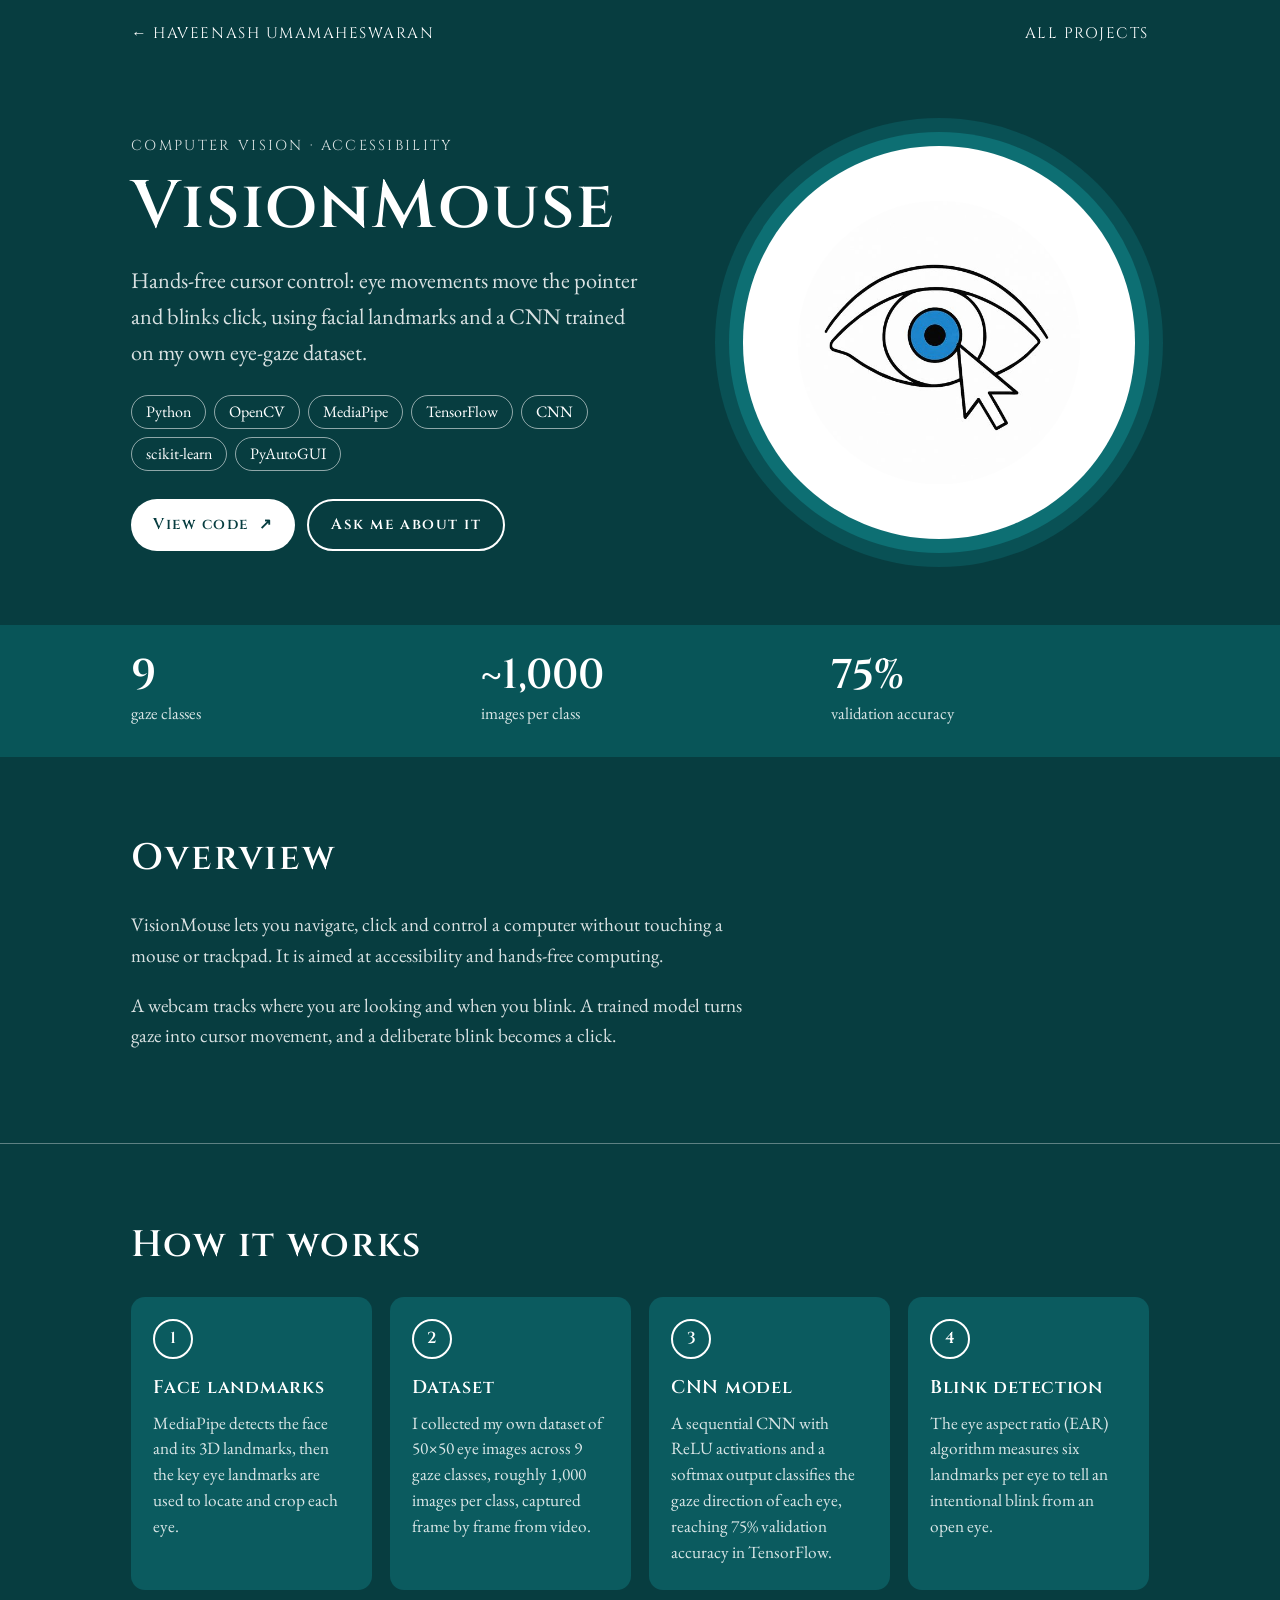
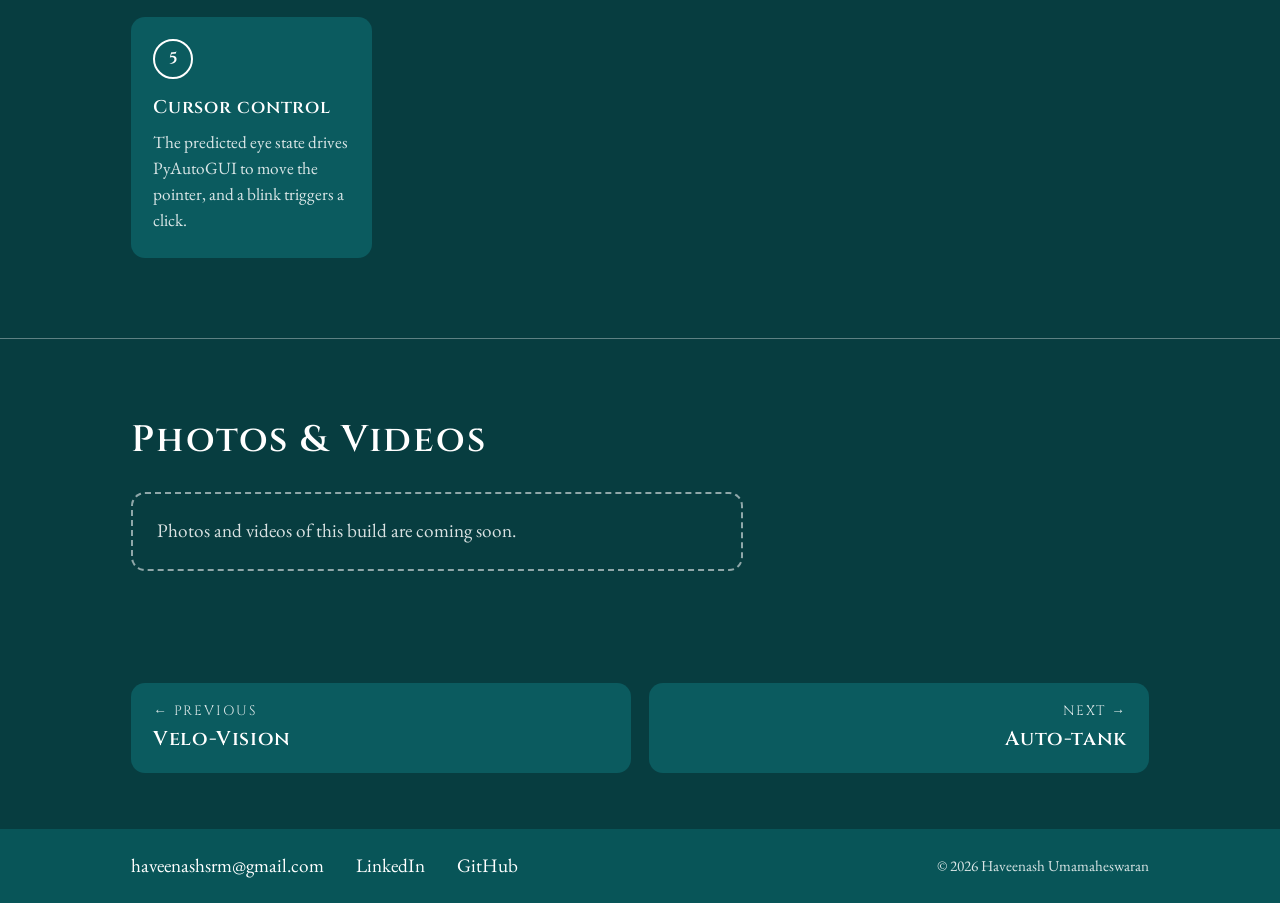
<file: projects/visionmouse/index.html>
<!doctype html>
<html lang="en">
<head>
<meta charset="utf-8">
<meta name="viewport" content="width=device-width, initial-scale=1, viewport-fit=cover">
<title>VisionMouse · Haveenash Umamaheswaran</title>
<meta name="description" content="Hands-free cursor control: eye movements move the pointer and blinks click, using facial landmarks and a CNN trained on my own eye-gaze dataset.">
<meta property="og:title" content="VisionMouse · Haveenash Umamaheswaran">
<meta property="og:description" content="Hands-free cursor control: eye movements move the pointer and blinks click, using facial landmarks and a CNN trained on my own eye-gaze dataset.">
<meta property="og:image" content="https://havee005.github.io/assets/img/visionmouse.jpg">
<link rel="preconnect" href="https://fonts.googleapis.com">
<link rel="preconnect" href="https://fonts.gstatic.com" crossorigin>
<link rel="stylesheet" href="https://fonts.googleapis.com/css2?family=Cinzel:wght@500;600;700&family=EB+Garamond:ital,wght@0,400;0,500;0,600;1,400&display=swap">
<link rel="stylesheet" href="/assets/css/project.css">
</head>
<body>
<!-- Generated by tools/build_projects.py. Edit the data there, not this file. -->
<header class="topbar"><div class="wrap">
  <a href="/">&#8592; HAVEENASH UMAMAHESWARAN</a>
  <a href="/#projects">ALL PROJECTS</a>
</div></header>

<div class="hero"><div class="wrap">
  <div>
    <p class="eyebrow">COMPUTER VISION · ACCESSIBILITY</p>
    <h1>VisionMouse</h1>
    <p class="summary">Hands-free cursor control: eye movements move the pointer and blinks click, using facial landmarks and a CNN trained on my own eye-gaze dataset.</p>
    <ul class="chips" aria-label="Tools and topics"><li>Python</li><li>OpenCV</li><li>MediaPipe</li><li>TensorFlow</li><li>CNN</li><li>scikit-learn</li><li>PyAutoGUI</li></ul>
    <div class="actions"><a class="btn" data-goatcounter-click="project-visionmouse" href="https://github.com/Havee005/VisionMouse" target="_blank" rel="noopener">View code <span aria-hidden="true">&#8599;</span></a><a class="btn ghost" href="/#message">Ask me about it</a></div>
  </div>
  <div class="rings"><img src="/assets/img/visionmouse.jpg" class="contain" alt="Eye with a mouse cursor icon"></div>
</div></div>

<div class="stats"><div class="wrap"><ul aria-label="Key numbers"><li><b>9</b><span>gaze classes</span></li><li><b>~1,000</b><span>images per class</span></li><li><b>75%</b><span>validation accuracy</span></li></ul></div></div>

<main>
<section><div class="wrap"><h2>Overview</h2><div class="prose"><p>VisionMouse lets you navigate, click and control a computer without touching a mouse or trackpad. It is aimed at accessibility and hands-free computing.</p><p>A webcam tracks where you are looking and when you blink. A trained model turns gaze into cursor movement, and a deliberate blink becomes a click.</p></div></div></section><section><div class="wrap"><h2>How it works</h2><div class="prose"><ol class="steps"><li><h3>Face landmarks</h3><p>MediaPipe detects the face and its 3D landmarks, then the key eye landmarks are used to locate and crop each eye.</p></li><li><h3>Dataset</h3><p>I collected my own dataset of 50×50 eye images across 9 gaze classes, roughly 1,000 images per class, captured frame by frame from video.</p></li><li><h3>CNN model</h3><p>A sequential CNN with ReLU activations and a softmax output classifies the gaze direction of each eye, reaching 75% validation accuracy in TensorFlow.</p></li><li><h3>Blink detection</h3><p>The eye aspect ratio (EAR) algorithm measures six landmarks per eye to tell an intentional blink from an open eye.</p></li><li><h3>Cursor control</h3><p>The predicted eye state drives PyAutoGUI to move the pointer, and a blink triggers a click.</p></li></ol></div></div></section>
<section id="media"><div class="wrap"><h2>Photos &amp; Videos</h2><div class="gallery"><figure><img src="https://github.com/Havee005/VisionMouse/assets/124234544/7be2eebc-e996-4606-83bf-e7d5b547f302" alt="Face detection and eye landmarks with MediaPipe."><figcaption>Face detection and eye landmarks with MediaPipe.</figcaption></figure><figure><img src="https://github.com/Havee005/VisionMouse/assets/124234544/ef8c5760-e04d-4e32-9c34-fee48bcb2f3b" alt="Part of the eye-gaze training dataset."><figcaption>Part of the eye-gaze training dataset.</figcaption></figure><figure><img src="https://github.com/Havee005/VisionMouse/assets/124234544/e0e2413e-3d1e-4008-bbd0-042d8f7513ba" alt="CNN training accuracy."><figcaption>CNN training accuracy.</figcaption></figure><figure><video src="https://github.com/Havee005/VisionMouse/assets/124234544/ea36a2a2-cea3-4e99-b541-73cbc4d6f43d" controls muted playsinline preload="metadata" aria-label="Moving the cursor with eye movements."></video><figcaption>Moving the cursor with eye movements.</figcaption></figure><figure><video src="https://github.com/Havee005/VisionMouse/assets/124234544/9b4a897c-af6c-4f98-835e-7cbfbb69e27d" controls muted playsinline preload="metadata" aria-label="Clicking with a blink."></video><figcaption>Clicking with a blink.</figcaption></figure></div></div></section>
</main>

<nav class="pager" aria-label="More projects"><div class="wrap"><a class="prev" href="/projects/velo-vision/"><small>&#8592; PREVIOUS</small><strong>Velo-Vision</strong></a><a class="next" href="/projects/auto-tank/"><small>NEXT &#8594;</small><strong>Auto-tank</strong></a></div></nav>

<footer><div class="wrap">
  <ul>
    <li><a data-goatcounter-click="link-email" href="mailto:haveenashsrm@gmail.com">haveenashsrm@gmail.com</a></li>
    <li><a data-goatcounter-click="link-linkedin" href="https://www.linkedin.com/in/haveenash-umamaheswaran/" target="_blank" rel="noopener">LinkedIn</a></li>
    <li><a data-goatcounter-click="link-github" href="https://github.com/Havee005" target="_blank" rel="noopener">GitHub</a></li>
  </ul>
  <small>© <span id="yr">2026</span> Haveenash Umamaheswaran</small>
</div></footer>

<script>
  // Hide any photo or video that fails to load, so visitors never see a broken box.
  // If nothing in the gallery loads, show the "coming soon" note instead.
  (function () {
    var gallery = document.querySelector('.gallery');
    if (!gallery) return;
    function hide(el) {
      el.closest('figure').hidden = true;
      if (!gallery.querySelector('figure:not([hidden])')) {
        var note = document.createElement('p');
        note.className = 'coming-soon';
        note.textContent = 'Photos and videos of this build are coming soon.';
        gallery.replaceWith(note);
      }
    }
    gallery.querySelectorAll('img').forEach(function (el) {
      if (el.complete && el.naturalWidth === 0) hide(el);
      else el.addEventListener('error', function () { hide(el); });
    });
    gallery.querySelectorAll('video').forEach(function (el) {
      if (el.error || el.networkState === 3) hide(el);
      else el.addEventListener('error', function () { hide(el); });
    });
  })();
  document.getElementById('yr').textContent = new Date().getFullYear();
</script>
<!-- Visitor stats: https://havee005.goatcounter.com -->
<script data-goatcounter="https://havee005.goatcounter.com/count" async src="https://gc.zgo.at/count.js"></script>
</body>
</html>
</file>
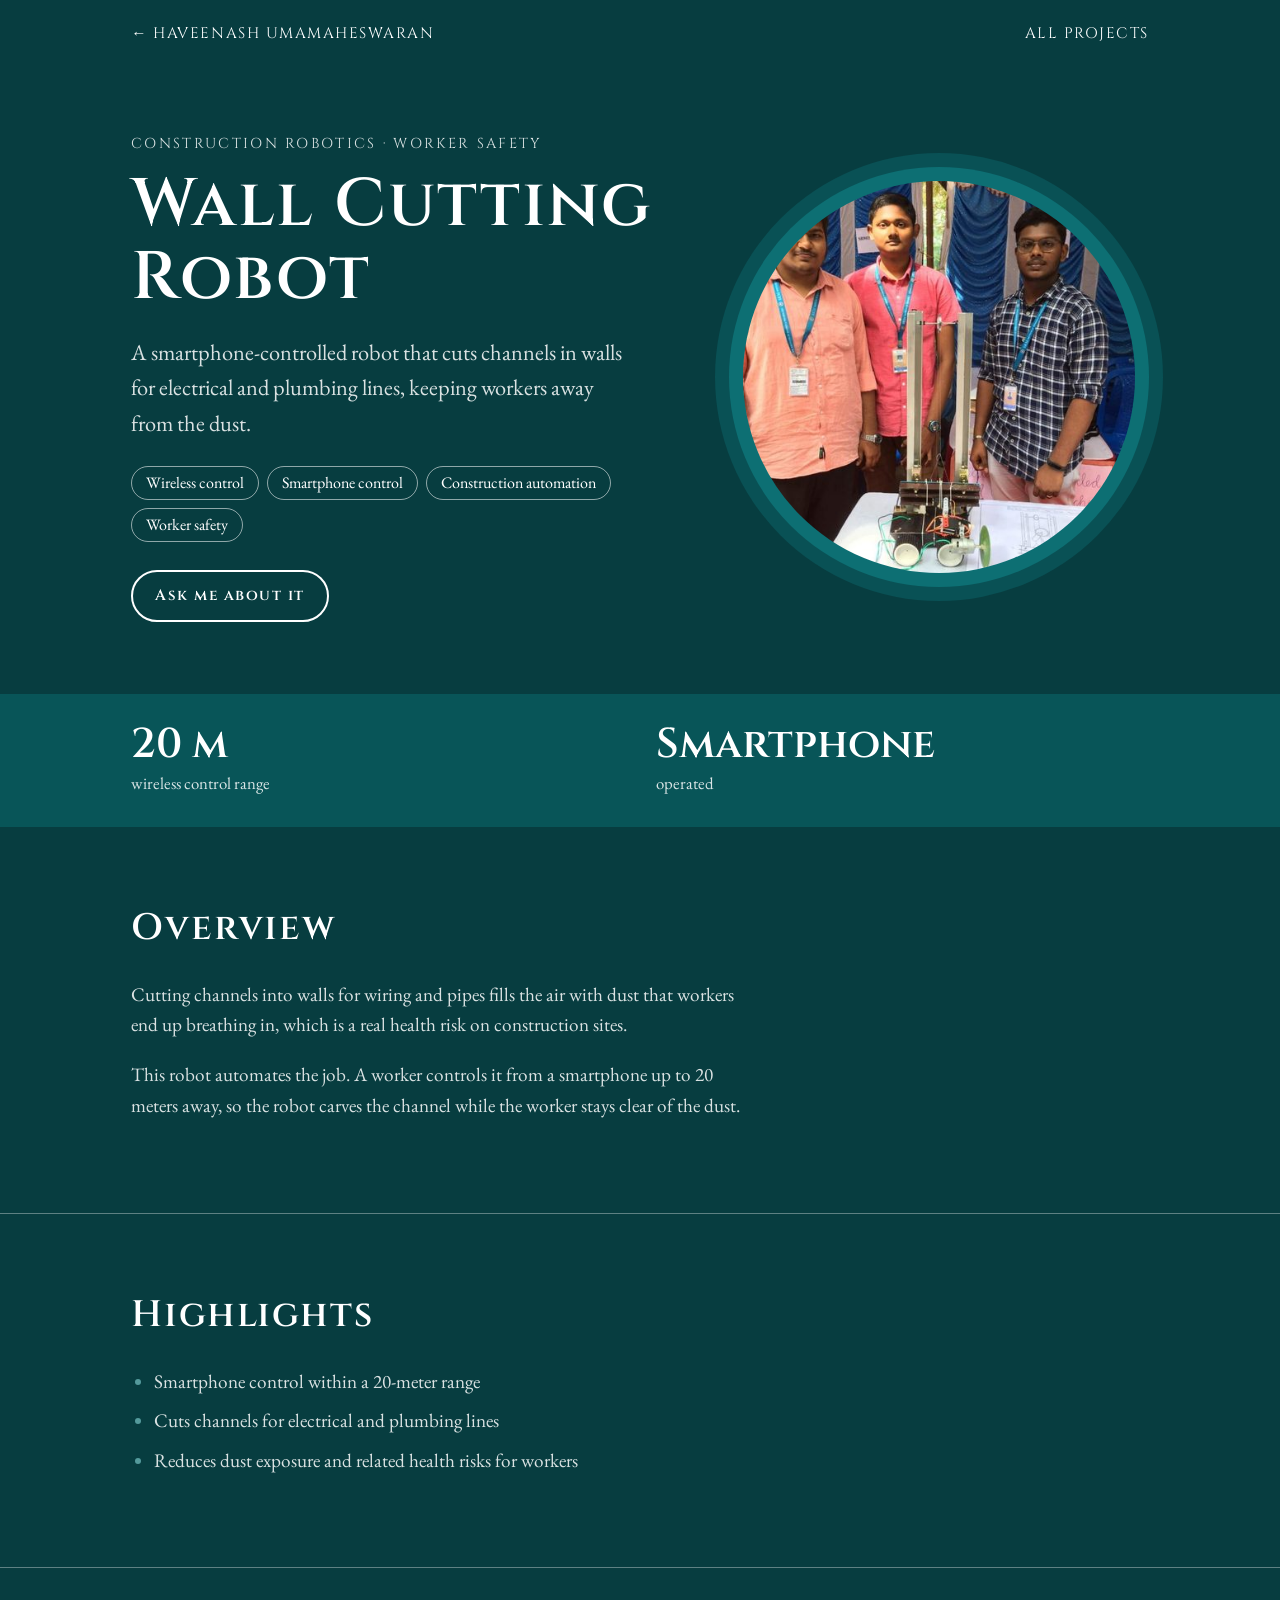
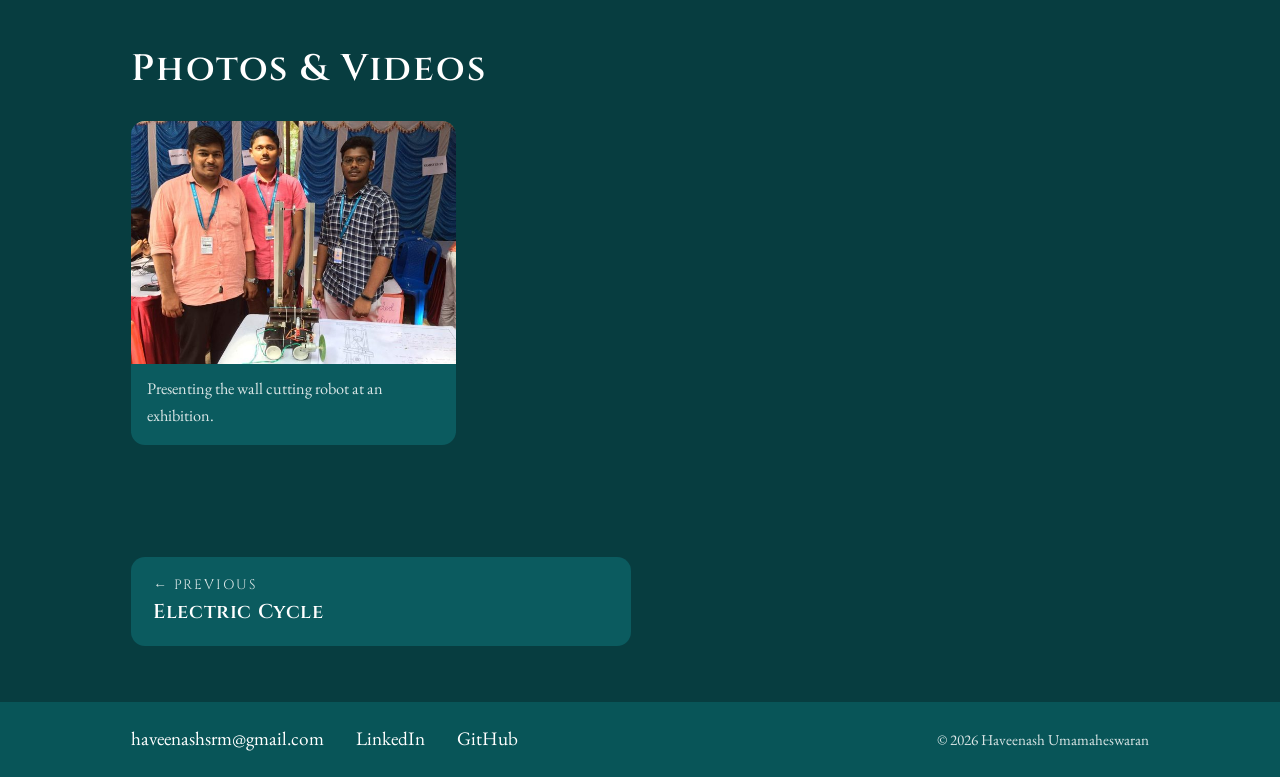
<file: projects/wall-cutting-robot/index.html>
<!doctype html>
<html lang="en">
<head>
<meta charset="utf-8">
<meta name="viewport" content="width=device-width, initial-scale=1, viewport-fit=cover">
<title>Wall Cutting Robot · Haveenash Umamaheswaran</title>
<meta name="description" content="A smartphone-controlled robot that cuts channels in walls for electrical and plumbing lines, keeping workers away from the dust.">
<meta property="og:title" content="Wall Cutting Robot · Haveenash Umamaheswaran">
<meta property="og:description" content="A smartphone-controlled robot that cuts channels in walls for electrical and plumbing lines, keeping workers away from the dust.">
<meta property="og:image" content="https://havee005.github.io/assets/img/wall-cutting-robot.jpg">
<link rel="preconnect" href="https://fonts.googleapis.com">
<link rel="preconnect" href="https://fonts.gstatic.com" crossorigin>
<link rel="stylesheet" href="https://fonts.googleapis.com/css2?family=Cinzel:wght@500;600;700&family=EB+Garamond:ital,wght@0,400;0,500;0,600;1,400&display=swap">
<link rel="stylesheet" href="/assets/css/project.css">
</head>
<body>
<!-- Generated by tools/build_projects.py. Edit the data there, not this file. -->
<header class="topbar"><div class="wrap">
  <a href="/">&#8592; HAVEENASH UMAMAHESWARAN</a>
  <a href="/#projects">ALL PROJECTS</a>
</div></header>

<div class="hero"><div class="wrap">
  <div>
    <p class="eyebrow">CONSTRUCTION ROBOTICS · WORKER SAFETY</p>
    <h1>Wall Cutting Robot</h1>
    <p class="summary">A smartphone-controlled robot that cuts channels in walls for electrical and plumbing lines, keeping workers away from the dust.</p>
    <ul class="chips" aria-label="Tools and topics"><li>Wireless control</li><li>Smartphone control</li><li>Construction automation</li><li>Worker safety</li></ul>
    <div class="actions"><a class="btn ghost" href="/#message">Ask me about it</a></div>
  </div>
  <div class="rings"><img src="/assets/img/wall-cutting-robot.jpg" alt="Team presenting the wall cutting robot at an exhibition"></div>
</div></div>

<div class="stats"><div class="wrap"><ul aria-label="Key numbers"><li><b>20 m</b><span>wireless control range</span></li><li><b>Smartphone</b><span>operated</span></li></ul></div></div>

<main>
<section><div class="wrap"><h2>Overview</h2><div class="prose"><p>Cutting channels into walls for wiring and pipes fills the air with dust that workers end up breathing in, which is a real health risk on construction sites.</p><p>This robot automates the job. A worker controls it from a smartphone up to 20 meters away, so the robot carves the channel while the worker stays clear of the dust.</p></div></div></section><section><div class="wrap"><h2>Highlights</h2><div class="prose"><ul><li>Smartphone control within a 20-meter range</li><li>Cuts channels for electrical and plumbing lines</li><li>Reduces dust exposure and related health risks for workers</li></ul></div></div></section>
<section id="media"><div class="wrap"><h2>Photos &amp; Videos</h2><div class="gallery"><figure><img src="/assets/img/wall-cutting-robot.jpg" alt="Presenting the wall cutting robot at an exhibition."><figcaption>Presenting the wall cutting robot at an exhibition.</figcaption></figure></div></div></section>
</main>

<nav class="pager" aria-label="More projects"><div class="wrap"><a class="prev" href="/projects/electric-cycle/"><small>&#8592; PREVIOUS</small><strong>Electric Cycle</strong></a></div></nav>

<footer><div class="wrap">
  <ul>
    <li><a data-goatcounter-click="link-email" href="mailto:haveenashsrm@gmail.com">haveenashsrm@gmail.com</a></li>
    <li><a data-goatcounter-click="link-linkedin" href="https://www.linkedin.com/in/haveenash-umamaheswaran/" target="_blank" rel="noopener">LinkedIn</a></li>
    <li><a data-goatcounter-click="link-github" href="https://github.com/Havee005" target="_blank" rel="noopener">GitHub</a></li>
  </ul>
  <small>© <span id="yr">2026</span> Haveenash Umamaheswaran</small>
</div></footer>

<script>
  // Hide any photo or video that fails to load, so visitors never see a broken box.
  // If nothing in the gallery loads, show the "coming soon" note instead.
  (function () {
    var gallery = document.querySelector('.gallery');
    if (!gallery) return;
    function hide(el) {
      el.closest('figure').hidden = true;
      if (!gallery.querySelector('figure:not([hidden])')) {
        var note = document.createElement('p');
        note.className = 'coming-soon';
        note.textContent = 'Photos and videos of this build are coming soon.';
        gallery.replaceWith(note);
      }
    }
    gallery.querySelectorAll('img').forEach(function (el) {
      if (el.complete && el.naturalWidth === 0) hide(el);
      else el.addEventListener('error', function () { hide(el); });
    });
    gallery.querySelectorAll('video').forEach(function (el) {
      if (el.error || el.networkState === 3) hide(el);
      else el.addEventListener('error', function () { hide(el); });
    });
  })();
  document.getElementById('yr').textContent = new Date().getFullYear();
</script>
<!-- Visitor stats: https://havee005.goatcounter.com -->
<script data-goatcounter="https://havee005.goatcounter.com/count" async src="https://gc.zgo.at/count.js"></script>
</body>
</html>
</file>
<file: assets/css/project.css>
/* Project detail pages. Same palette and type as the home page. */
:root {
  color-scheme: dark;
  --teal-900: #073D40;
  --teal-800: #085558;
  --teal-700: #0D6F73;
  --teal-400: #549A9C;
  --ink: #FFFFFF;
  --ink-soft: rgba(255,255,255,.85);   /* ≥4.7:1 on every teal surface */
  --ink-muted: rgba(255,255,255,.7);   /* small labels, ≥4.5:1 on cards */
  --ink-faint: rgba(255,255,255,.35);  /* decorative lines only, never text */
  --card: #0B5B5F;                     /* teal-700 at 60% over the ground */
  --display: "Cinzel", "Trajan Pro", "Times New Roman", serif;
  --body: "EB Garamond", Garamond, "Times New Roman", serif;
  --gutter: clamp(16px, 4vw, 56px);
  --max: 1120px;
}
* { box-sizing: border-box; }
html { scroll-behavior: smooth; }
html, body { overflow-x: clip; }   /* safety net against sideways page scroll */
body {
  margin: 0;
  background: var(--teal-900);
  color: var(--ink);
  font-family: var(--body);
  font-size: 1.2rem;
  line-height: 1.6;
  -webkit-font-smoothing: antialiased;
}
img, video { max-width: 100%; display: block; }
a { color: inherit; }
a:focus-visible, button:focus-visible { outline: 2px solid currentColor; outline-offset: 3px; }
.wrap { max-width: var(--max); margin: 0 auto; padding-inline: var(--gutter); }
h1, h2, h3 { font-family: var(--display); font-weight: 600; text-wrap: balance; margin: 0; }

/* ---------- Top bar ---------- */
.topbar { padding-block: 22px; }
.topbar .wrap { display: flex; flex-wrap: wrap; align-items: center; justify-content: space-between; gap: 10px 24px; }
.topbar a { text-decoration: none; font-family: var(--display); font-size: .95rem; letter-spacing: .1em; }
.topbar a:hover { text-decoration: underline; text-underline-offset: 4px; }

/* ---------- Hero ---------- */
.hero { padding-block: clamp(24px, 5vw, 64px) clamp(40px, 6vw, 72px); }
.hero .wrap {
  display: grid;
  grid-template-columns: minmax(0, 1.25fr) minmax(0, 1fr);
  gap: clamp(32px, 6vw, 72px);
  align-items: center;
}
.eyebrow { margin: 0 0 14px; font-family: var(--display); font-size: .9rem; letter-spacing: .16em; color: var(--ink-soft); }
.hero h1 { font-size: clamp(2.4rem, 6vw, 4.2rem); line-height: 1.08; letter-spacing: .03em; }
.summary { margin: 20px 0 0; font-size: clamp(1.2rem, 2vw, 1.4rem); color: var(--ink-soft); max-width: 46ch; }
.chips { list-style: none; margin: 24px 0 0; padding: 0; display: flex; flex-wrap: wrap; gap: 8px; }
.chips li {
  font-size: 1rem; line-height: 1;
  padding: 8px 14px; border-radius: 999px;
  border: 1px solid rgba(255,255,255,.55);
}
.actions { margin-top: 28px; display: flex; flex-wrap: wrap; gap: 12px; }
.btn {
  display: inline-flex; align-items: center; gap: 10px;
  font-family: var(--display); font-weight: 600; font-size: .95rem; letter-spacing: .1em;
  text-decoration: none; padding: 12px 22px; border-radius: 999px;
  background: var(--ink); color: var(--teal-900);
}
.btn:hover { background: #E4F1F1; }
.btn.ghost { background: transparent; color: var(--ink); border: 2px solid var(--ink); }
.btn.ghost:hover { background: rgba(255,255,255,.1); }
.rings {
  aspect-ratio: 1;
  border-radius: 50%;
  padding: 14px;
  background: var(--teal-700);
  box-shadow: 0 0 0 14px rgba(13,111,115,.4);
  max-width: 440px; width: 100%; justify-self: center;
}
.rings img { width: 100%; height: 100%; aspect-ratio: 1; object-fit: cover; border-radius: 50%; background: #fff; }
.rings img.contain { object-fit: contain; padding: 14%; }

/* ---------- Key numbers ---------- */
.stats { background: var(--teal-800); padding-block: 28px; }
.stats ul {
  list-style: none; margin: 0; padding: 0;
  display: grid; grid-template-columns: repeat(auto-fit, minmax(170px, 1fr)); gap: 20px 32px;
}
.stats b { display: block; font-family: var(--display); font-size: clamp(1.9rem, 4vw, 2.6rem); line-height: 1.1; font-weight: 600; font-variant-numeric: tabular-nums; }
.stats span { color: var(--ink-soft); font-size: 1.05rem; }

/* ---------- Body sections ---------- */
main section { padding-block: clamp(44px, 6vw, 72px); }
main section + section { border-top: 1px solid var(--ink-faint); }
main h2 { font-size: clamp(1.6rem, 3.4vw, 2.3rem); letter-spacing: .05em; margin-bottom: 22px; }
.prose p { margin: 0 0 1em; max-width: 68ch; color: var(--ink-soft); }
.prose ul { margin: 0 0 1em; padding-left: 1.2em; max-width: 68ch; color: var(--ink-soft); }
.prose li { margin-bottom: .45em; }
.prose li::marker { color: var(--teal-400); }

/* Pipeline: a real sequence, so the steps are numbered */
.steps { list-style: none; margin: 0; padding: 0; display: grid; grid-template-columns: repeat(auto-fit, minmax(240px, 1fr)); gap: 18px; counter-reset: step; }
.steps li {
  counter-increment: step;
  background: var(--card); border-radius: 14px; padding: 22px 22px 24px;
}
.steps li::before {
  content: counter(step);
  display: grid; place-items: center;
  width: 36px; height: 36px; border-radius: 50%;
  border: 2px solid var(--ink); margin-bottom: 14px;
  font-family: var(--display); font-weight: 600; font-size: 1rem;
}
.steps h3 { font-size: 1.15rem; letter-spacing: .04em; margin-bottom: 8px; }
.steps p { margin: 0; color: var(--ink-soft); font-size: 1.08rem; line-height: 1.5; }

/* Specs table */
.table-wrap { overflow-x: auto; }
table { border-collapse: collapse; width: 100%; min-width: 480px; font-size: 1.08rem; }
th, td { text-align: left; padding: 12px 14px; border-bottom: 1px solid var(--ink-faint); vertical-align: top; }
th { font-family: var(--display); font-weight: 600; font-size: .9rem; letter-spacing: .1em; color: var(--ink-soft); }
td:first-child { white-space: nowrap; }

/* Gallery: photos, GIFs and videos */
.gallery { display: grid; grid-template-columns: repeat(auto-fill, minmax(min(100%, 320px), 1fr)); gap: 22px; }
.gallery figure { margin: 0; background: var(--card); border-radius: 14px; overflow: hidden; }
.gallery img, .gallery video { width: 100%; height: auto; background: #021a1b; }
.gallery figcaption { padding: 12px 16px 16px; font-size: 1.02rem; color: var(--ink-soft); }
.coming-soon {
  margin: 0; padding: 22px 24px; border-radius: 14px;
  border: 2px dashed rgba(255,255,255,.55);
  color: var(--ink-soft); max-width: 68ch;
}

/* ---------- Prev / next ---------- */
.pager { padding-block: 40px 56px; }
.pager .wrap { display: grid; grid-template-columns: 1fr 1fr; gap: 18px; }
.pager a {
  display: block; text-decoration: none;
  background: var(--card); border-radius: 14px; padding: 18px 22px;
}
.pager a:hover { background: var(--teal-700); }
.pager small { display: block; font-family: var(--display); font-size: .85rem; letter-spacing: .14em; color: var(--ink-soft); }
.pager strong { font-family: var(--display); font-size: 1.25rem; font-weight: 600; letter-spacing: .03em; }
.pager .next { text-align: right; grid-column: 2; }

/* ---------- Footer ---------- */
footer { background: var(--teal-800); padding-block: 22px calc(22px + env(safe-area-inset-bottom, 0px)); }
footer .wrap { display: flex; flex-wrap: wrap; align-items: center; justify-content: space-between; gap: 14px 32px; }
footer ul { display: flex; flex-wrap: wrap; gap: 14px 32px; list-style: none; margin: 0; padding: 0; }
footer a { text-decoration: none; }
footer a:hover { text-decoration: underline; }
footer small { color: var(--ink-soft); font-size: .95rem; }

@media (max-width: 820px) {
  .hero .wrap { grid-template-columns: 1fr; }
  .rings { max-width: 300px; grid-row: 1; }
  .pager .wrap { grid-template-columns: 1fr; }
  .pager .next { grid-column: 1; }
}
@media (prefers-reduced-motion: reduce) {
  html { scroll-behavior: auto; }
}
</file>
